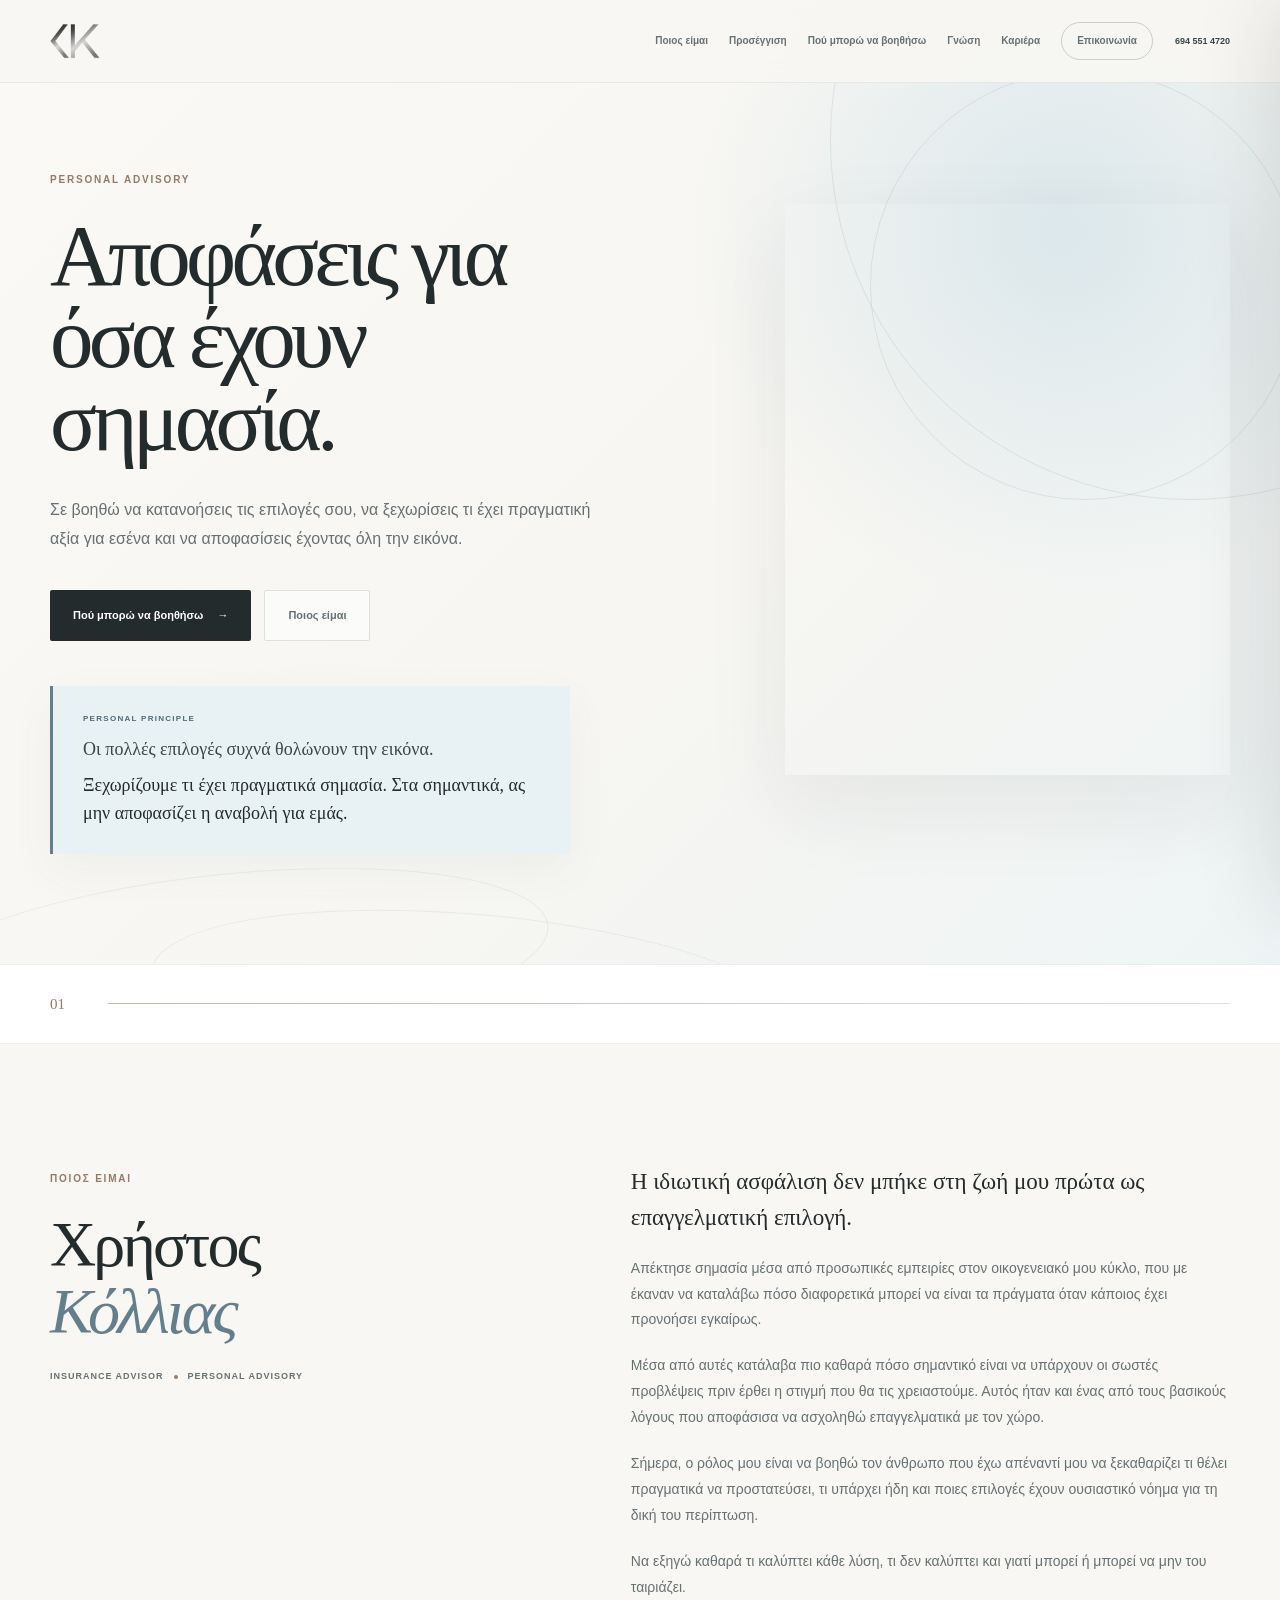
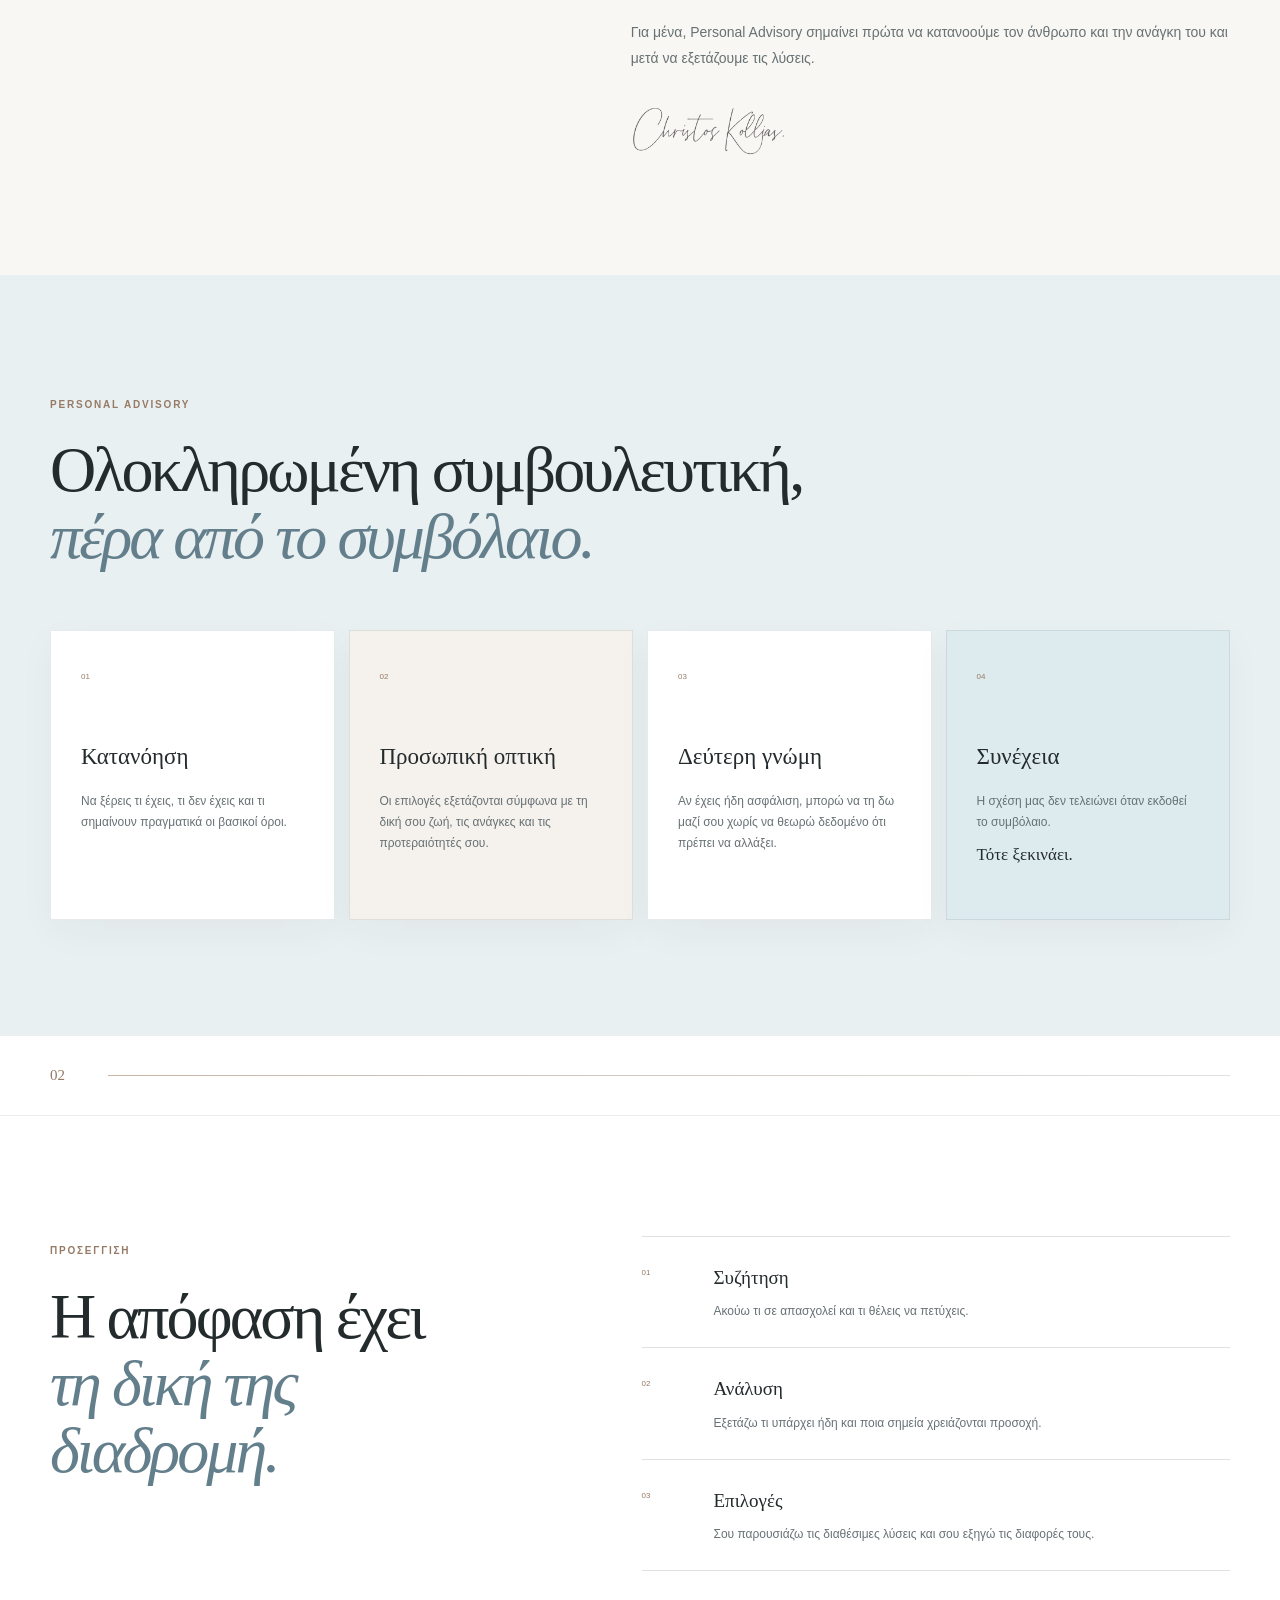
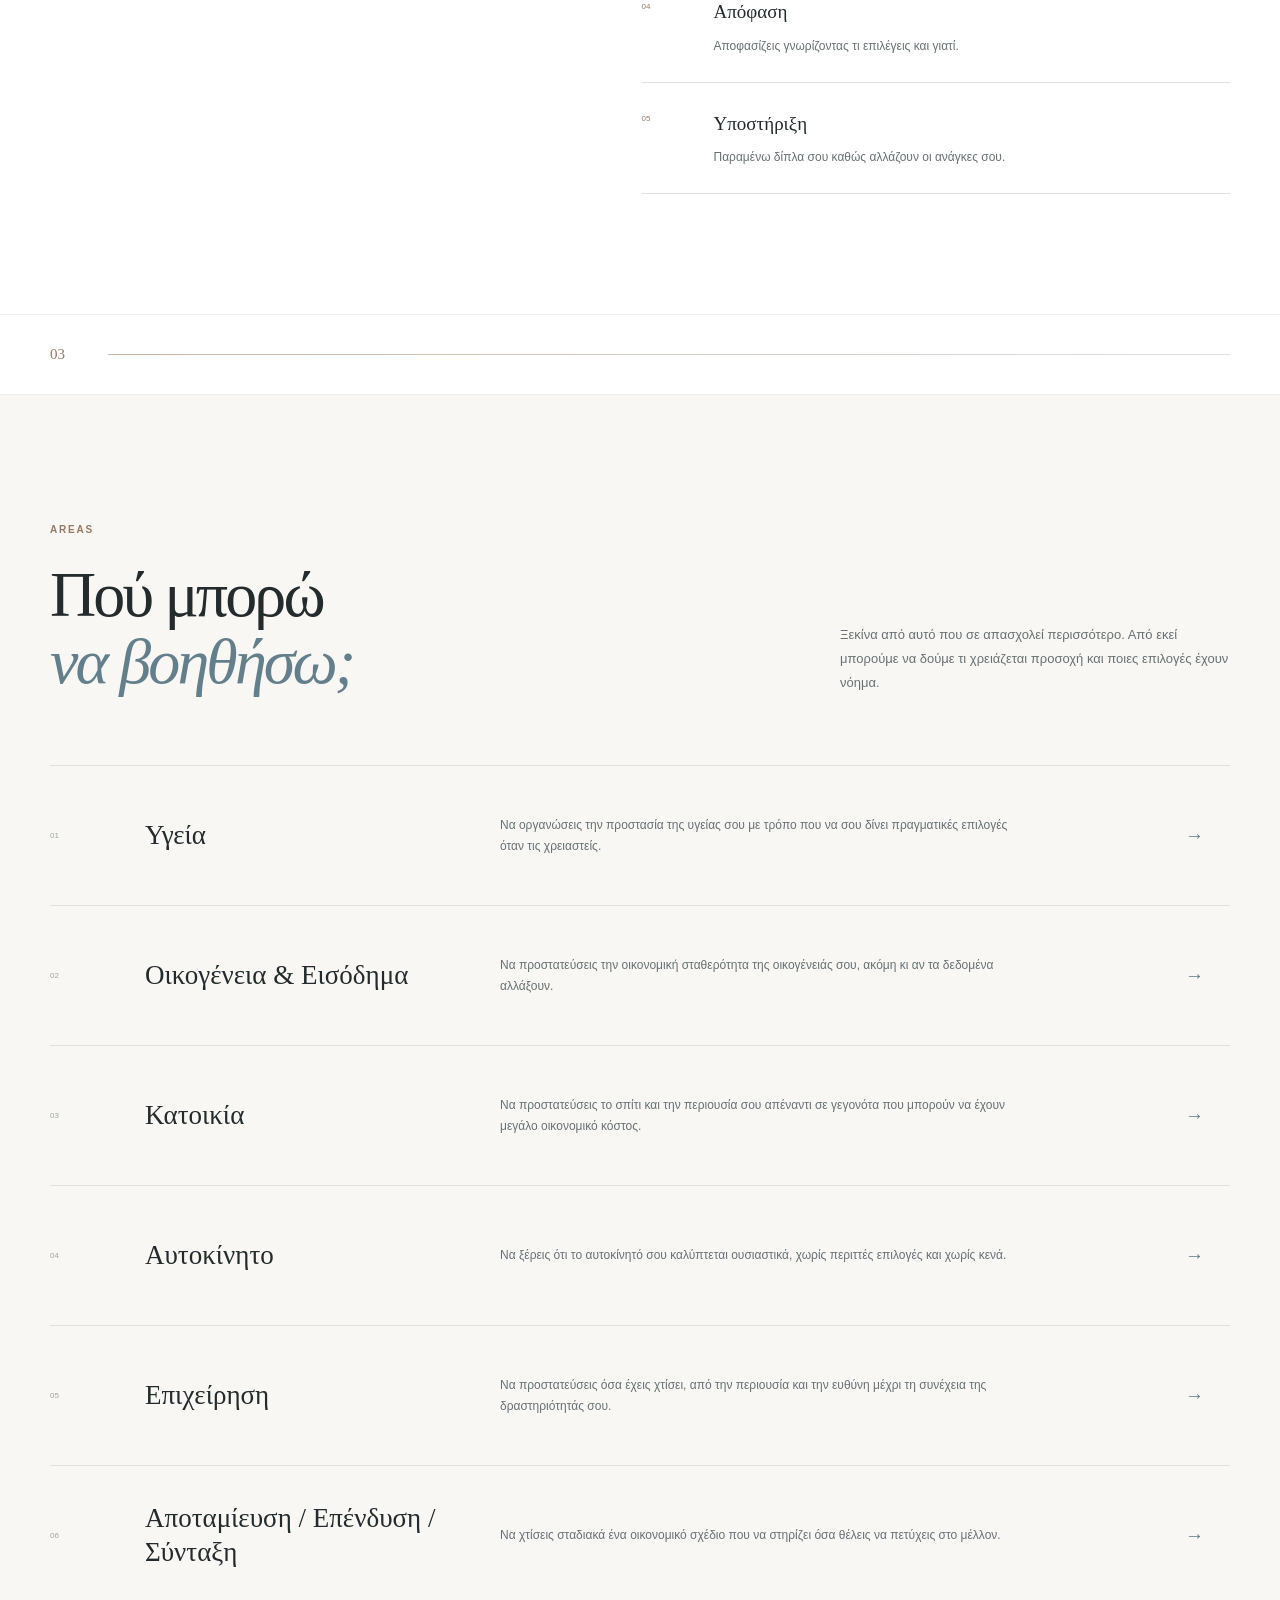
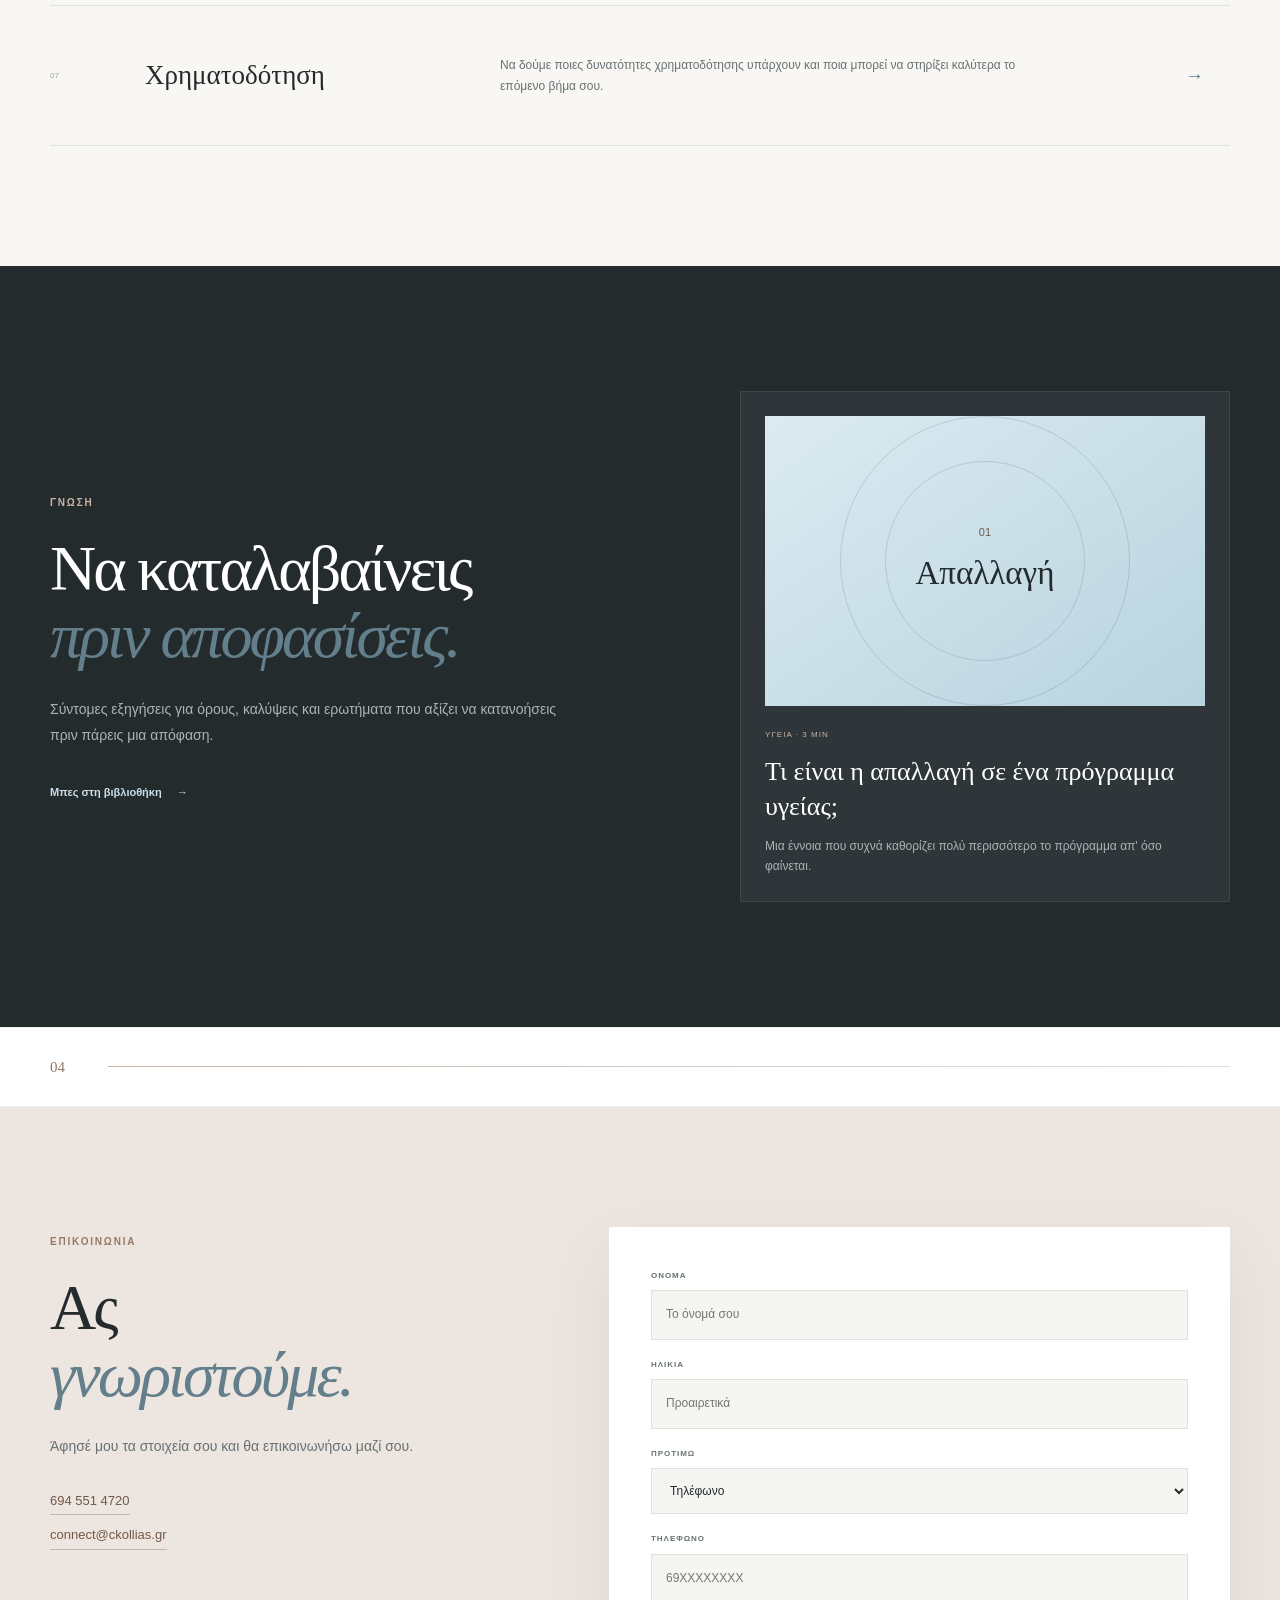
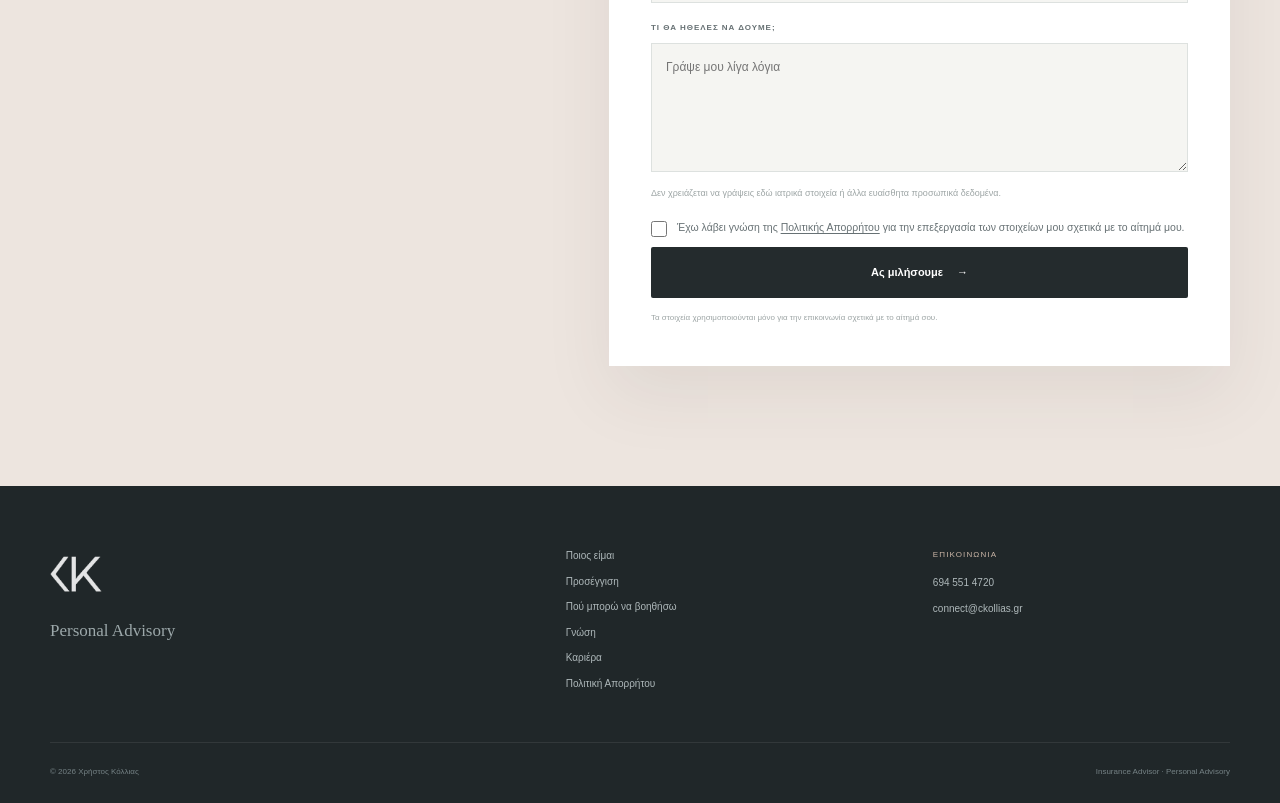
<file: index.html>
<!DOCTYPE html>
<html lang="el">
<head>
  <meta charset="UTF-8">

  <meta
    name="viewport"
    content="width=device-width, initial-scale=1.0"
  >

  <title>Χρήστος Κόλλιας | Insurance Advisor</title>

  <meta
    name="description"
    content="Personal Advisory για ασφάλιση, οικονομικό σχεδιασμό και αποφάσεις που έχουν σημασία."
  >
  <link rel="canonical" href="https://www.ckollias.gr/">
  <link rel="icon" type="image/png" href="/assets/images/logo.png">
  <link rel="apple-touch-icon" href="/assets/images/logo.png">

  <meta property="og:locale" content="el_GR">
  <meta property="og:type" content="website">
  <meta property="og:site_name" content="Χρήστος Κόλλιας">
  <meta property="og:title" content="Χρήστος Κόλλιας | Insurance Advisor">
  <meta property="og:description" content="Personal Advisory για ασφάλιση, οικονομικό σχεδιασμό και αποφάσεις που έχουν σημασία.">
  <meta property="og:url" content="https://www.ckollias.gr/">
  <meta property="og:image" content="https://www.ckollias.gr/assets/images/logo.png">

  <meta name="twitter:card" content="summary_large_image">
  <meta name="twitter:title" content="Χρήστος Κόλλιας | Insurance Advisor">
  <meta name="twitter:description" content="Personal Advisory για ασφάλιση, οικονομικό σχεδιασμό και αποφάσεις που έχουν σημασία.">
  <meta name="twitter:image" content="https://www.ckollias.gr/assets/images/logo.png">


  <link rel="stylesheet" href="style.css">
  <!-- NETLIFY_FORM_DETECTION_ENABLED -->
</head>

<body data-page="home">

  <header class="site-header">
    <div class="container header-inner">

      <a
        href="index.html"
        class="brand"
        aria-label="Αρχική"
      >
        <img
          src="assets/images/logo.png"
          alt="Χρήστος Κόλλιας"
          class="brand-logo"
        >
      </a>

      <nav
        class="main-nav"
        id="mainNav"
      >
        <a href="#about">Ποιος είμαι</a>
        <a href="#approach">Προσέγγιση</a>
        <a href="#areas">Πού μπορώ να βοηθήσω</a>
        <a href="knowledge.html">Γνώση</a>
        <a href="career.html">Καριέρα</a>
        <a href="#contact" class="nav-cta">Επικοινωνία</a>
      </nav>

      <div class="header-actions">

        <a
          href="tel:+306945514720"
          class="header-phone"
        >
          694 551 4720
        </a>

        <button
          class="mobile-menu-button"
          id="mobileMenuButton"
          type="button"
          aria-label="Άνοιγμα μενού"
          aria-expanded="false"
        >
          <span></span>
          <span></span>
          <span></span>
        </button>

      </div>

    </div>
  </header>


  <main>

    <!-- HERO -->

    <section class="hero">

      <div class="hero-orbit orbit-one"></div>
      <div class="hero-orbit orbit-two"></div>

      <div class="soft-wave wave-one"></div>
      <div class="soft-wave wave-two"></div>

      <div class="container hero-grid">

        <div class="hero-copy reveal">

          <span class="eyebrow">
            Personal Advisory
          </span>

          <h1>
            Αποφάσεις για όσα έχουν σημασία.
          </h1>

          <p class="hero-lead">
            Σε βοηθώ να κατανοήσεις τις επιλογές σου,
            να ξεχωρίσεις τι έχει πραγματική αξία για εσένα
            και να αποφασίσεις έχοντας όλη την εικόνα.
          </p>

          <div class="hero-actions">

            <a
              href="#areas"
              class="button button-primary"
            >
              Πού μπορώ να βοηθήσω
              <span>→</span>
            </a>

            <a
              href="#about"
              class="button button-secondary"
            >
              Ποιος είμαι
            </a>

          </div>

          <div class="principle-card">

            <span class="principle-label">
              Personal Principle
            </span>

            <p>
              Οι πολλές επιλογές συχνά θολώνουν την εικόνα.
              <strong>
                Ξεχωρίζουμε τι έχει πραγματικά σημασία.
                Στα σημαντικά, ας μην αποφασίζει η αναβολή για εμάς.
              </strong>
            </p>

          </div>

        </div>


        <div class="hero-visual reveal">

          <div class="portrait-shell">

            <img
              src="assets/images/portrait.webp"
              alt="Χρήστος Κόλλιας"
              class="hero-photo"
            >

          </div>

        </div>

      </div>

    </section>


    <div class="chapter-divider">
      <div class="container chapter-divider-inner">
        <span class="chapter-number">01</span>
        <span class="chapter-line"></span>
      </div>
    </div>


    <!-- ABOUT -->

    <section
      class="section about-section"
      id="about"
    >

      <div class="container about-grid">

        <div class="section-intro reveal">

          <span class="section-label">
            Ποιος είμαι
          </span>

          <h2>
            Χρήστος
            <em>Κόλλιας</em>
          </h2>

          <div class="professional-identity">

            <span>
              Insurance Advisor
            </span>

            <span class="identity-dot"></span>

            <span>
              Personal Advisory
            </span>

          </div>

        </div>


        <div class="about-content reveal">

          <p class="about-lead">
            Η ιδιωτική ασφάλιση δεν μπήκε στη ζωή μου πρώτα
            ως επαγγελματική επιλογή.
          </p>

          <p>
            Απέκτησε σημασία μέσα από προσωπικές εμπειρίες
            στον οικογενειακό μου κύκλο, που με έκαναν να καταλάβω
            πόσο διαφορετικά μπορεί να είναι τα πράγματα
            όταν κάποιος έχει προνοήσει εγκαίρως.
          </p>

          <p>
            Μέσα από αυτές κατάλαβα πιο καθαρά πόσο σημαντικό είναι
            να υπάρχουν οι σωστές προβλέψεις πριν έρθει η στιγμή
            που θα τις χρειαστούμε. Αυτός ήταν και ένας από τους
            βασικούς λόγους που αποφάσισα να ασχοληθώ επαγγελματικά
            με τον χώρο.
          </p>

          <p>
            Σήμερα, ο ρόλος μου είναι να βοηθώ τον άνθρωπο που έχω
            απέναντί μου να ξεκαθαρίζει τι θέλει πραγματικά
            να προστατεύσει, τι υπάρχει ήδη και ποιες επιλογές
            έχουν ουσιαστικό νόημα για τη δική του περίπτωση.
          </p>

          <p>
            Να εξηγώ καθαρά τι καλύπτει κάθε λύση,
            τι δεν καλύπτει και γιατί μπορεί ή μπορεί να μην
            του ταιριάζει.
          </p>

          <p>
            Για μένα, Personal Advisory σημαίνει πρώτα να κατανοούμε
            τον άνθρωπο και την ανάγκη του και μετά να εξετάζουμε
            τις λύσεις.
          </p>

          <img
            src="assets/images/signature.png"
            alt="Υπογραφή Χρήστου Κόλλια"
            class="signature"
          >

        </div>

      </div>

    </section>


    <!-- VALUE -->

    <section class="value-section">

      <div class="container">

        <div class="value-header reveal">

          <span class="section-label">
            Personal Advisory
          </span>

          <h2>
            Ολοκληρωμένη συμβουλευτική,
            <em>πέρα από το συμβόλαιο.</em>
          </h2>

        </div>


        <div class="value-grid">

          <article class="value-card reveal">

            <span class="value-index">
              01
            </span>

            <h3>
              Κατανόηση
            </h3>

            <p>
              Να ξέρεις τι έχεις, τι δεν έχεις και τι σημαίνουν
              πραγματικά οι βασικοί όροι.
            </p>

          </article>


          <article class="value-card reveal">

            <span class="value-index">
              02
            </span>

            <h3>
              Προσωπική οπτική
            </h3>

            <p>
              Οι επιλογές εξετάζονται σύμφωνα με τη δική σου ζωή,
              τις ανάγκες και τις προτεραιότητές σου.
            </p>

          </article>


          <article class="value-card reveal">

            <span class="value-index">
              03
            </span>

            <h3>
              Δεύτερη γνώμη
            </h3>

            <p>
              Αν έχεις ήδη ασφάλιση, μπορώ να τη δω μαζί σου
              χωρίς να θεωρώ δεδομένο ότι πρέπει να αλλάξει.
            </p>

          </article>


          <article class="value-card reveal">

            <span class="value-index">
              04
            </span>

            <h3>
              Συνέχεια
            </h3>

            <p class="strong-value-copy">
              Η σχέση μας δεν τελειώνει όταν εκδοθεί το συμβόλαιο.
              <strong>
                Τότε ξεκινάει.
              </strong>
            </p>

          </article>

        </div>

      </div>

    </section>


    <div class="chapter-divider">
      <div class="container chapter-divider-inner">
        <span class="chapter-number">02</span>
        <span class="chapter-line"></span>
      </div>
    </div>


    <!-- APPROACH -->

    <section
      class="section approach-section"
      id="approach"
    >

      <div class="container approach-grid">

        <div class="approach-heading reveal">

          <span class="section-label">
            Προσέγγιση
          </span>

          <h2>
            Η απόφαση έχει
            <em>τη δική της διαδρομή.</em>
          </h2>

        </div>


        <div class="approach-steps reveal">

          <article class="approach-step">

            <span>
              01
            </span>

            <div>
              <h3>Συζήτηση</h3>

              <p>
                Ακούω τι σε απασχολεί και τι θέλεις να πετύχεις.
              </p>
            </div>

          </article>


          <article class="approach-step">

            <span>
              02
            </span>

            <div>
              <h3>Ανάλυση</h3>

              <p>
                Εξετάζω τι υπάρχει ήδη και ποια σημεία χρειάζονται προσοχή.
              </p>
            </div>

          </article>


          <article class="approach-step">

            <span>
              03
            </span>

            <div>
              <h3>Επιλογές</h3>

              <p>
                Σου παρουσιάζω τις διαθέσιμες λύσεις
                και σου εξηγώ τις διαφορές τους.
              </p>
            </div>

          </article>


          <article class="approach-step">

            <span>
              04
            </span>

            <div>
              <h3>Απόφαση</h3>

              <p>
                Αποφασίζεις γνωρίζοντας τι επιλέγεις και γιατί.
              </p>
            </div>

          </article>


          <article class="approach-step">

            <span>
              05
            </span>

            <div>
              <h3>Υποστήριξη</h3>

              <p>
                Παραμένω δίπλα σου καθώς αλλάζουν οι ανάγκες σου.
              </p>
            </div>

          </article>

        </div>

      </div>

    </section>


    <div class="chapter-divider">
      <div class="container chapter-divider-inner">
        <span class="chapter-number">03</span>
        <span class="chapter-line"></span>
      </div>
    </div>


    <!-- AREAS -->

    <section
      class="section areas-section"
      id="areas"
    >

      <div class="container">

        <div class="areas-header reveal">

          <div>

            <span class="section-label">
              Areas
            </span>

            <h2>
              Πού μπορώ
              <em>να βοηθήσω;</em>
            </h2>

          </div>

          <p>
            Ξεκίνα από αυτό που σε απασχολεί περισσότερο.
            Από εκεί μπορούμε να δούμε τι χρειάζεται προσοχή
            και ποιες επιλογές έχουν νόημα.
          </p>

        </div>


        <div class="area-list">

          <button
            class="area-row reveal"
            type="button"
            data-service="health"
          >

            <span class="area-number">
              01
            </span>

            <span class="area-name">
              Υγεία
            </span>

            <span class="area-description">
              Να οργανώσεις την προστασία της υγείας σου
              με τρόπο που να σου δίνει πραγματικές επιλογές
              όταν τις χρειαστείς.
            </span>

            <span class="area-arrow">
              →
            </span>

          </button>


          <button
            class="area-row reveal"
            type="button"
            data-service="family"
          >

            <span class="area-number">
              02
            </span>

            <span class="area-name">
              Οικογένεια &amp; Εισόδημα
            </span>

            <span class="area-description">
              Να προστατεύσεις την οικονομική σταθερότητα
              της οικογένειάς σου, ακόμη κι αν τα δεδομένα αλλάξουν.
            </span>

            <span class="area-arrow">
              →
            </span>

          </button>


          <button
            class="area-row reveal"
            type="button"
            data-service="home"
          >

            <span class="area-number">
              03
            </span>

            <span class="area-name">
              Κατοικία
            </span>

            <span class="area-description">
              Να προστατεύσεις το σπίτι και την περιουσία σου
              απέναντι σε γεγονότα που μπορούν να έχουν
              μεγάλο οικονομικό κόστος.
            </span>

            <span class="area-arrow">
              →
            </span>

          </button>


          <button
            class="area-row reveal"
            type="button"
            data-service="car"
          >

            <span class="area-number">
              04
            </span>

            <span class="area-name">
              Αυτοκίνητο
            </span>

            <span class="area-description">
              Να ξέρεις ότι το αυτοκίνητό σου καλύπτεται ουσιαστικά,
              χωρίς περιττές επιλογές και χωρίς κενά.
            </span>

            <span class="area-arrow">
              →
            </span>

          </button>


          <button
            class="area-row reveal"
            type="button"
            data-service="business"
          >

            <span class="area-number">
              05
            </span>

            <span class="area-name">
              Επιχείρηση
            </span>

            <span class="area-description">
              Να προστατεύσεις όσα έχεις χτίσει,
              από την περιουσία και την ευθύνη μέχρι τη συνέχεια
              της δραστηριότητάς σου.
            </span>

            <span class="area-arrow">
              →
            </span>

          </button>


          <button
            class="area-row reveal"
            type="button"
            data-service="investment"
          >

            <span class="area-number">
              06
            </span>

            <span class="area-name">
              Αποταμίευση / Επένδυση / Σύνταξη
            </span>

            <span class="area-description">
              Να χτίσεις σταδιακά ένα οικονομικό σχέδιο
              που να στηρίζει όσα θέλεις να πετύχεις στο μέλλον.
            </span>

            <span class="area-arrow">
              →
            </span>

          </button>


          <button
            class="area-row reveal"
            type="button"
            data-service="finance"
          >

            <span class="area-number">
              07
            </span>

            <span class="area-name">
              Χρηματοδότηση
            </span>

            <span class="area-description">
              Να δούμε ποιες δυνατότητες χρηματοδότησης υπάρχουν
              και ποια μπορεί να στηρίξει καλύτερα το επόμενο βήμα σου.
            </span>

            <span class="area-arrow">
              →
            </span>

          </button>

        </div>

      </div>

    </section>


    <!-- KNOWLEDGE PREVIEW -->

    <section class="knowledge-preview">

      <div class="container knowledge-preview-grid">

        <div class="knowledge-preview-copy reveal">

          <span class="section-label">
            Γνώση
          </span>

          <h2>
            Να καταλαβαίνεις
            <em>πριν αποφασίσεις.</em>
          </h2>

          <p>
            Σύντομες εξηγήσεις για όρους, καλύψεις και ερωτήματα
            που αξίζει να κατανοήσεις πριν πάρεις μια απόφαση.
          </p>

          <a
            href="knowledge.html"
            class="text-link"
          >
            Μπες στη βιβλιοθήκη
            <span>→</span>
          </a>

        </div>


        <a
          href="knowledge.html"
          class="knowledge-preview-card reveal"
        >

          <div class="mini-video-graphic">

            <span class="graphic-ring ring-a"></span>
            <span class="graphic-ring ring-b"></span>

            <div class="graphic-center">

              <span>
                01
              </span>

              <strong>
                Απαλλαγή
              </strong>

            </div>

          </div>

          <span class="preview-meta">
            Υγεία · 3 min
          </span>

          <h3>
            Τι είναι η απαλλαγή σε ένα πρόγραμμα υγείας;
          </h3>

          <p>
            Μια έννοια που συχνά καθορίζει πολύ περισσότερο
            το πρόγραμμα απ' όσο φαίνεται.
          </p>

        </a>

      </div>

    </section>


    <div class="chapter-divider">
      <div class="container chapter-divider-inner">
        <span class="chapter-number">04</span>
        <span class="chapter-line"></span>
      </div>
    </div>


    <!-- CONTACT -->

    <section
      class="section contact-section"
      id="contact"
    >

      <div class="container contact-grid">

        <div class="contact-copy reveal">

          <span class="section-label">
            Επικοινωνία
          </span>

          <h2>
            Ας
            <em>γνωριστούμε.</em>
          </h2>

          <p>
            Άφησέ μου τα στοιχεία σου και θα επικοινωνήσω μαζί σου.
          </p>

          <div class="direct-contact">

            <a href="tel:+306945514720">
              694 551 4720
            </a>

            <a href="mailto:connect@ckollias.gr">
              connect@ckollias.gr
            </a>

          </div>

        </div>


        <form
          name="homepage-contact"
          method="POST"
          data-netlify="true"
          data-netlify-honeypot="bot-field"
          class="contact-form js-netlify-form reveal"
          data-success="Ευχαριστώ. Τα στοιχεία σου στάλθηκαν με επιτυχία."
          data-contact-form
        >

          <input type="hidden" name="form-name" value="homepage-contact">
          <p hidden>
            <label>
              Μην συμπληρώσεις αυτό το πεδίο:
              <input name="bot-field">
            </label>
          </p>

          <div class="form-group">

            <label for="contactName">
              Όνομα
            </label>

            <input
              type="text"
              id="contactName"
              name="name"
              placeholder="Το όνομά σου"
              required
            >

          </div>


          <div class="form-group">

            <label for="contactAge">
              Ηλικία
            </label>

            <input
              type="number"
              id="contactAge"
              name="age"
              min="0"
              max="120"
              placeholder="Προαιρετικά"
            >

          </div>


          <div
            class="form-group"
            data-preference-group
          >

            <label for="contactPreference">
              Προτιμώ
            </label>

            <select
              id="contactPreference"
              name="preference"
              data-contact-preference
            >
              <option value="phone">
                Τηλέφωνο
              </option>

              <option value="email">
                Email
              </option>
            </select>

          </div>


          <div
            class="form-group"
            data-phone-group
          >

            <label for="contactPhone">
              Τηλέφωνο
            </label>

            <input
              type="tel"
              id="contactPhone"
              name="phone"
              placeholder="69XXXXXXXX"
              data-phone-input
              required
            >

          </div>


          <div
            class="form-group contact-field-hidden"
            data-email-group
          >

            <label for="contactEmail">
              Email
            </label>

            <input
              type="email"
              id="contactEmail"
              name="email"
              placeholder="name@example.com"
              data-email-input
            >

          </div>


          <div class="form-group">

            <label for="contactMessage">
              Τι θα ήθελες να δούμε;
            </label>

            <textarea
              id="contactMessage"
              name="message"
              rows="5"
              placeholder="Γράψε μου λίγα λόγια"
            ></textarea>

            <small class="sensitive-data-note">
              Δεν χρειάζεται να γράψεις εδώ ιατρικά στοιχεία ή άλλα ευαίσθητα προσωπικά δεδομένα.
            </small>

          </div>

          
          <label class="privacy-consent">
            <input
              type="checkbox"
              name="privacy_notice_acknowledged"
              value="yes"
              required
            >
            <span>
              Έχω λάβει γνώση της
              <a href="privacy.html" target="_blank" rel="noopener">Πολιτικής Απορρήτου</a>
              για την επεξεργασία των στοιχείων μου σχετικά με το αίτημά μου.
            </span>
          </label>



          <button
            type="submit"
            class="button button-primary full-button"
          >
            Ας μιλήσουμε
            <span>→</span>
          </button>

          <small class="form-note">
            Τα στοιχεία χρησιμοποιούνται μόνο για την επικοινωνία σχετικά με το αίτημά σου.
          </small>

        </form>

      </div>

    </section>

  </main>


  <!-- FOOTER -->

  <footer class="site-footer">

    <div class="container footer-main">

      <div>

        <img
          src="assets/images/logo.png"
          alt="Χρήστος Κόλλιας"
          class="footer-logo"
        >

        <p class="footer-tagline">
          Personal Advisory
        </p>

      </div>


      <div class="footer-links">

        <a href="#about">
          Ποιος είμαι
        </a>

        <a href="#approach">
          Προσέγγιση
        </a>

        <a href="#areas">
          Πού μπορώ να βοηθήσω
        </a>

        <a href="knowledge.html">
          Γνώση
        </a>

        <a href="career.html">
          Καριέρα
        </a>

        <a href="privacy.html">
          Πολιτική Απορρήτου
        </a>

      </div>


      <div class="footer-contact">

        <span>
          Επικοινωνία
        </span>

        <a href="tel:+306945514720">
          694 551 4720
        </a>

        <a href="mailto:connect@ckollias.gr">
          connect@ckollias.gr
        </a>

      </div>

    </div>


    <div class="container footer-bottom">

      <span>
        © 2026 Χρήστος Κόλλιας
      </span>

      <span>
        Insurance Advisor · Personal Advisory
      </span>

    </div>

  </footer>


  <!-- SERVICE DRAWER -->

  <div
    class="drawer-backdrop"
    id="drawerBackdrop"
  ></div>


  <aside
    class="service-drawer"
    id="serviceDrawer"
    aria-hidden="true"
  >

    <button
      class="drawer-close"
      id="drawerClose"
      type="button"
      aria-label="Κλείσιμο"
    >
      ×
    </button>


    <div class="drawer-content">

      <span
        class="section-label"
        id="drawerLabel"
      >
        Personal Advisory
      </span>

      <h2 id="drawerTitle">
        Υγεία
      </h2>

      <p
        class="drawer-intro"
        id="drawerIntro"
      ></p>

      <div
        class="drawer-points"
        id="drawerPoints"
      ></div>

      <p
        class="drawer-extra"
        id="drawerExtra"
      ></p>


      <div class="drawer-form-block">

        <span class="drawer-question">
          Θέλεις να το συζητήσουμε;
        </span>


        <form
          name="service-interest"
          method="POST"
          data-netlify="true"
          data-netlify-honeypot="bot-field"
          class="js-netlify-form"
          id="serviceForm"
          data-success="Ευχαριστώ. Το αίτημά σου στάλθηκε με επιτυχία."
          data-contact-form
        >

          <input type="hidden" name="form-name" value="service-interest">
          <p hidden>
            <label>
              Μην συμπληρώσεις αυτό το πεδίο:
              <input name="bot-field">
            </label>
          </p>

          <input
            type="hidden"
            id="serviceInterest"
            name="interest"
          >


          <div class="form-group">

            <label for="serviceName">
              Όνομα
            </label>

            <input
              type="text"
              id="serviceName"
              name="name"
              placeholder="Το όνομά σου"
              required
            >

          </div>


          <div class="form-group">

            <label for="serviceAge">
              Ηλικία
            </label>

            <input
              type="number"
              id="serviceAge"
              name="age"
              min="0"
              max="120"
              placeholder="Προαιρετικά"
            >

          </div>


          <div
            class="form-group"
            data-preference-group
          >

            <label for="servicePreference">
              Προτιμώ
            </label>

            <select
              id="servicePreference"
              name="preference"
              data-contact-preference
            >
              <option value="phone">
                Τηλέφωνο
              </option>

              <option value="email">
                Email
              </option>
            </select>

          </div>


          <div
            class="form-group"
            data-phone-group
          >

            <label for="servicePhone">
              Τηλέφωνο
            </label>

            <input
              type="tel"
              id="servicePhone"
              name="phone"
              placeholder="69XXXXXXXX"
              data-phone-input
              required
            >

          </div>


          <div
            class="form-group contact-field-hidden"
            data-email-group
          >

            <label for="serviceEmail">
              Email
            </label>

            <input
              type="email"
              id="serviceEmail"
              name="email"
              placeholder="name@example.com"
              data-email-input
            >

          </div>


          <div class="form-group">

            <label for="serviceMessage">
              Θέλεις να προσθέσεις κάτι;
            </label>

            <textarea
              id="serviceMessage"
              name="message"
              rows="4"
              placeholder="Προαιρετικά"
            ></textarea>

            <small class="sensitive-data-note">
              Δεν χρειάζεται να γράψεις εδώ ιατρικά στοιχεία ή άλλα ευαίσθητα προσωπικά δεδομένα.
            </small>

          </div>

          
          <label class="privacy-consent">
            <input
              type="checkbox"
              name="privacy_notice_acknowledged"
              value="yes"
              required
            >
            <span>
              Έχω λάβει γνώση της
              <a href="privacy.html" target="_blank" rel="noopener">Πολιτικής Απορρήτου</a>
              για την επεξεργασία των στοιχείων μου σχετικά με το αίτημά μου.
            </span>
          </label>



          <button
            type="submit"
            class="button button-primary full-button"
          >
            Ας μιλήσουμε
            <span>→</span>
          </button>

          <small class="form-note">
            Τα στοιχεία χρησιμοποιούνται μόνο για την επικοινωνία σχετικά με το αίτημά σου.
          </small>

        </form>

      </div>

    </div>

  </aside>


  <!-- TOAST -->

  <div
    class="toast"
    id="toast"
    role="status"
    aria-live="polite"
  >

    <strong>
      Έτοιμο.
    </strong>

    <span id="toastMessage">
      Η ενέργεια ολοκληρώθηκε.
    </span>

  </div>


  <script src="script.js"></script>

</body>
</html>
</file>
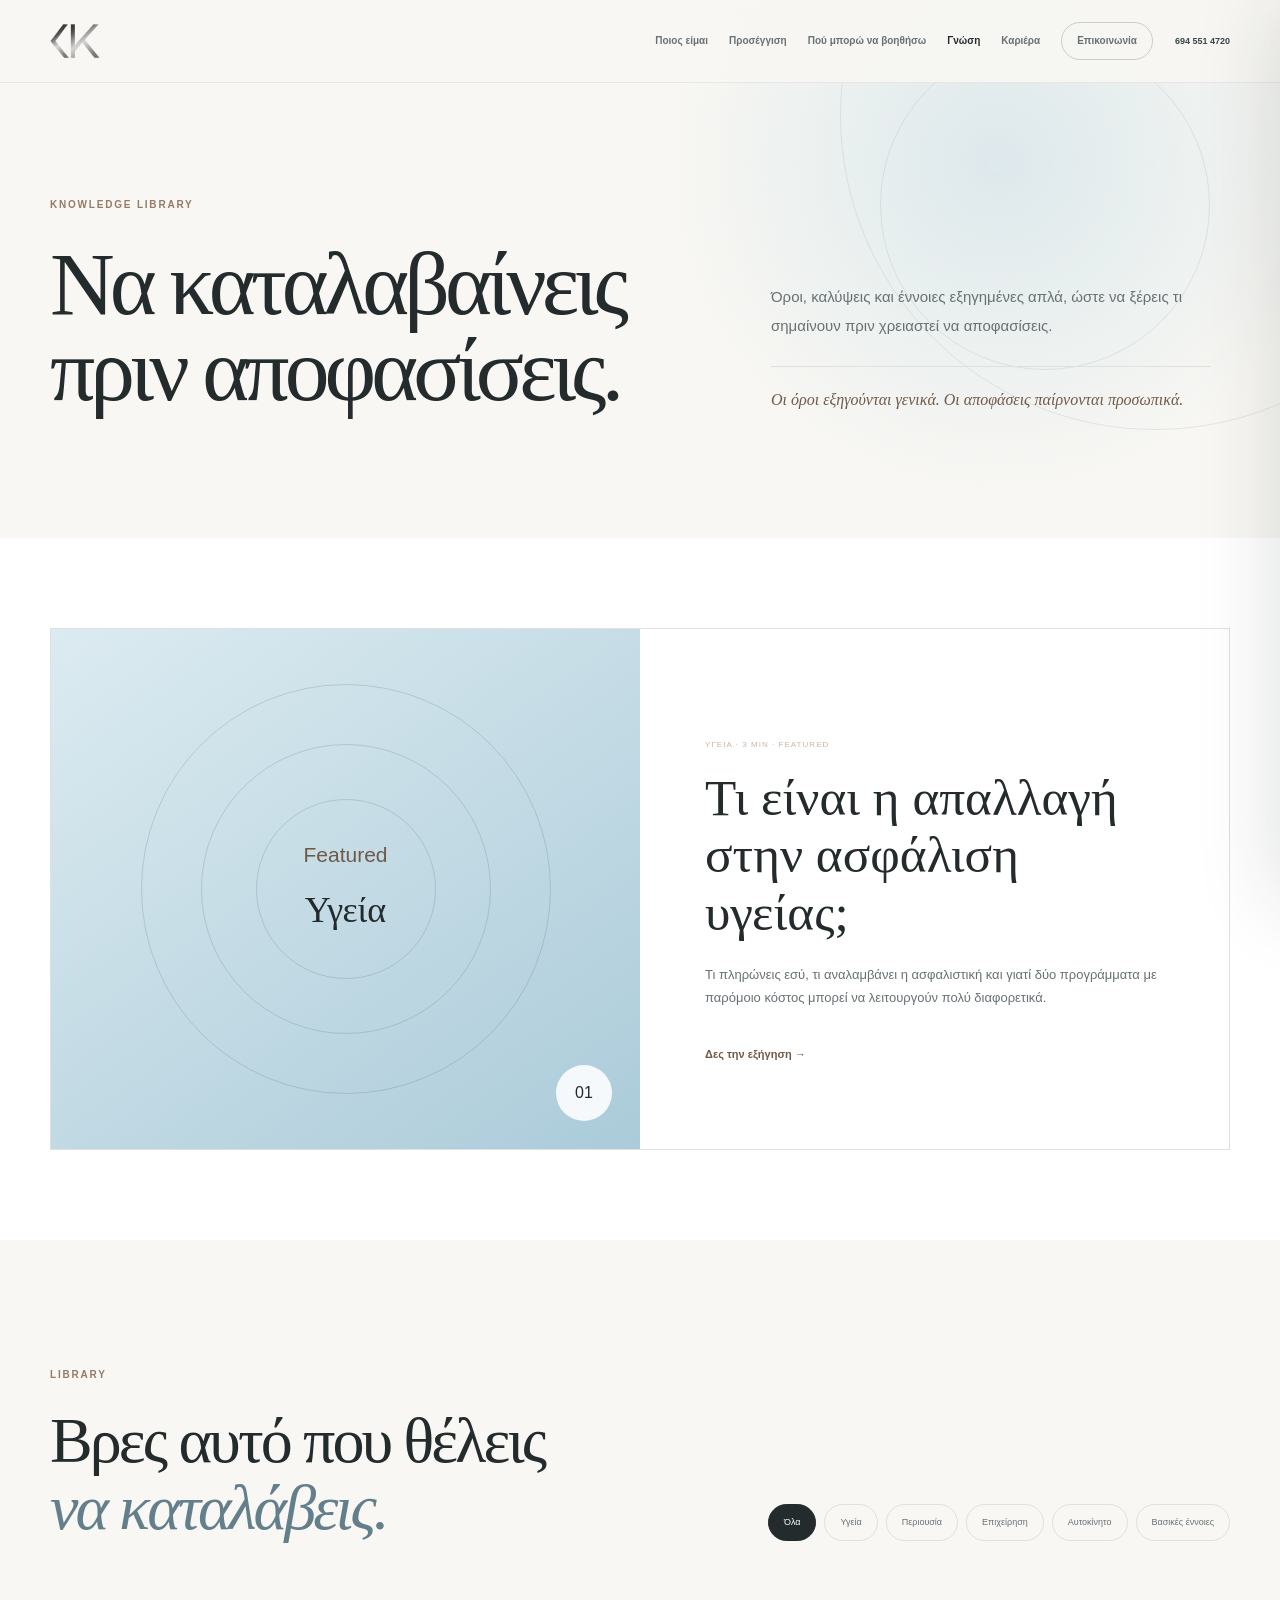
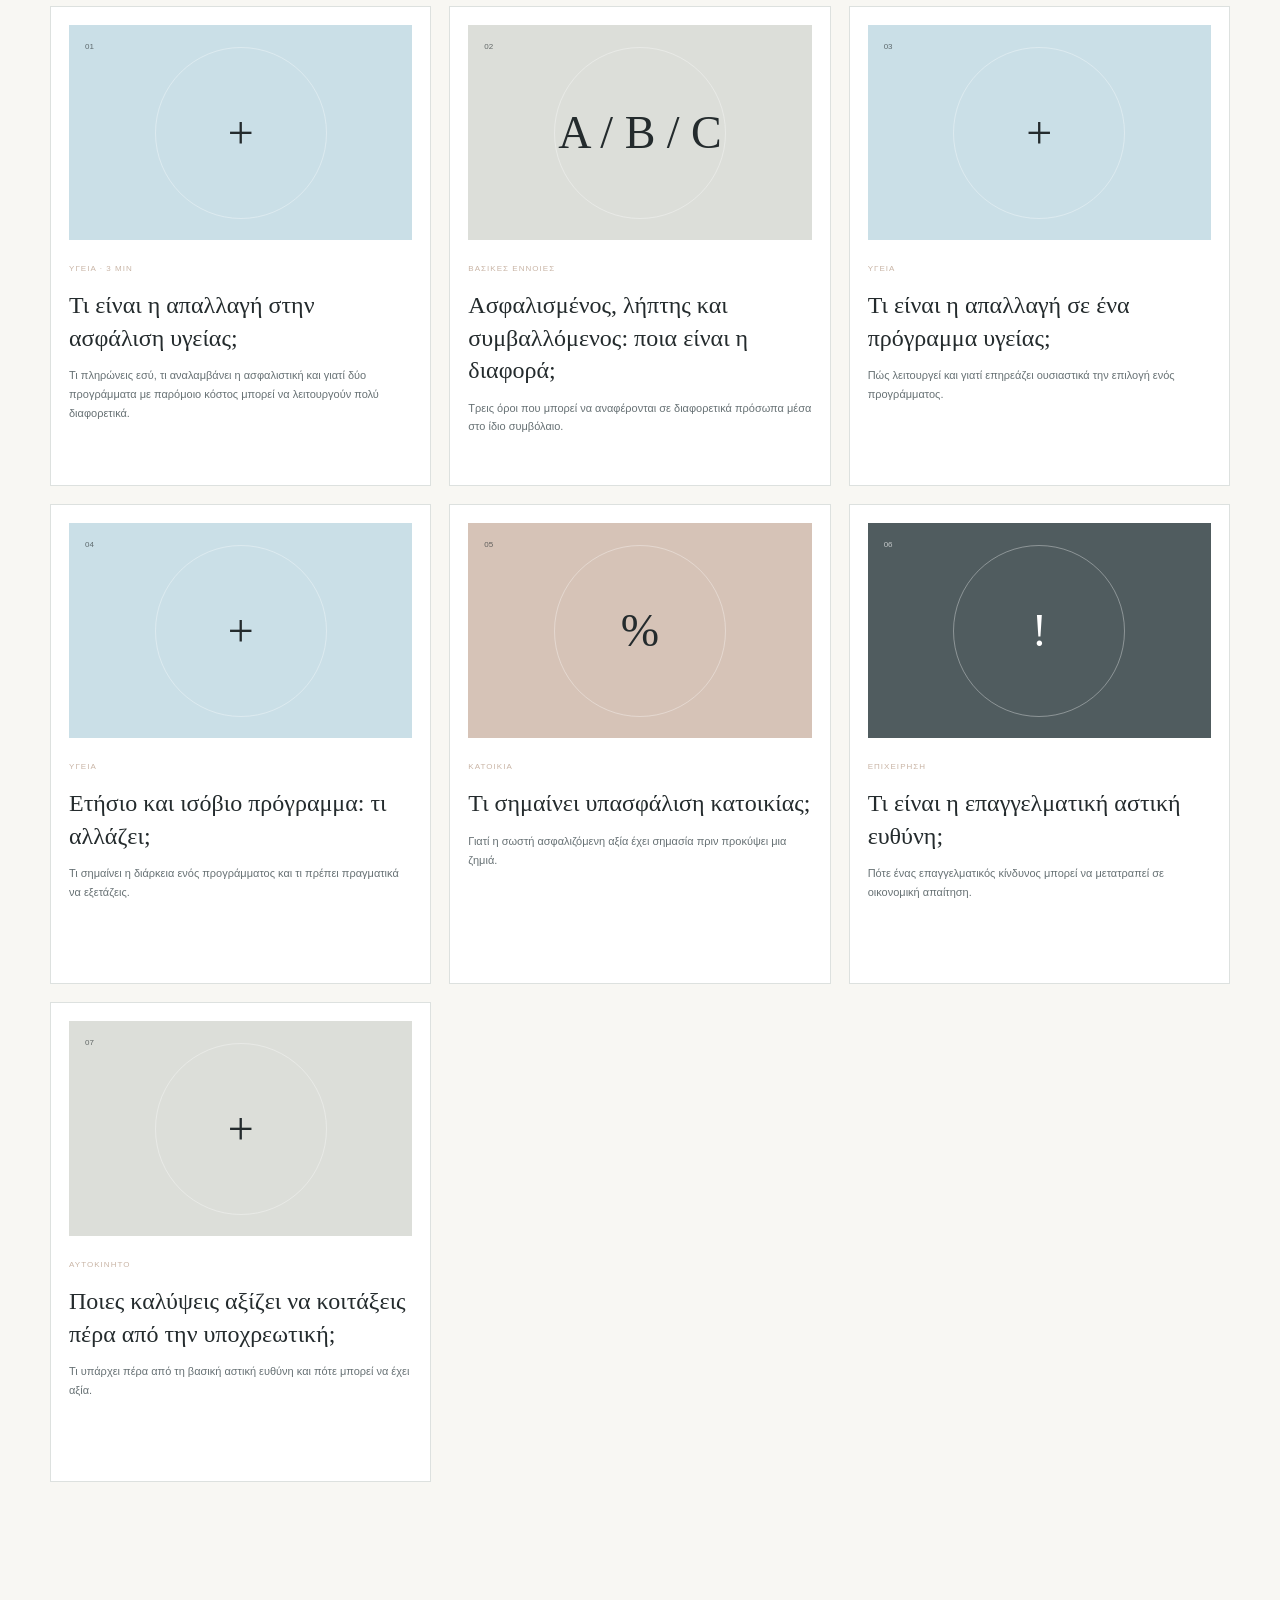
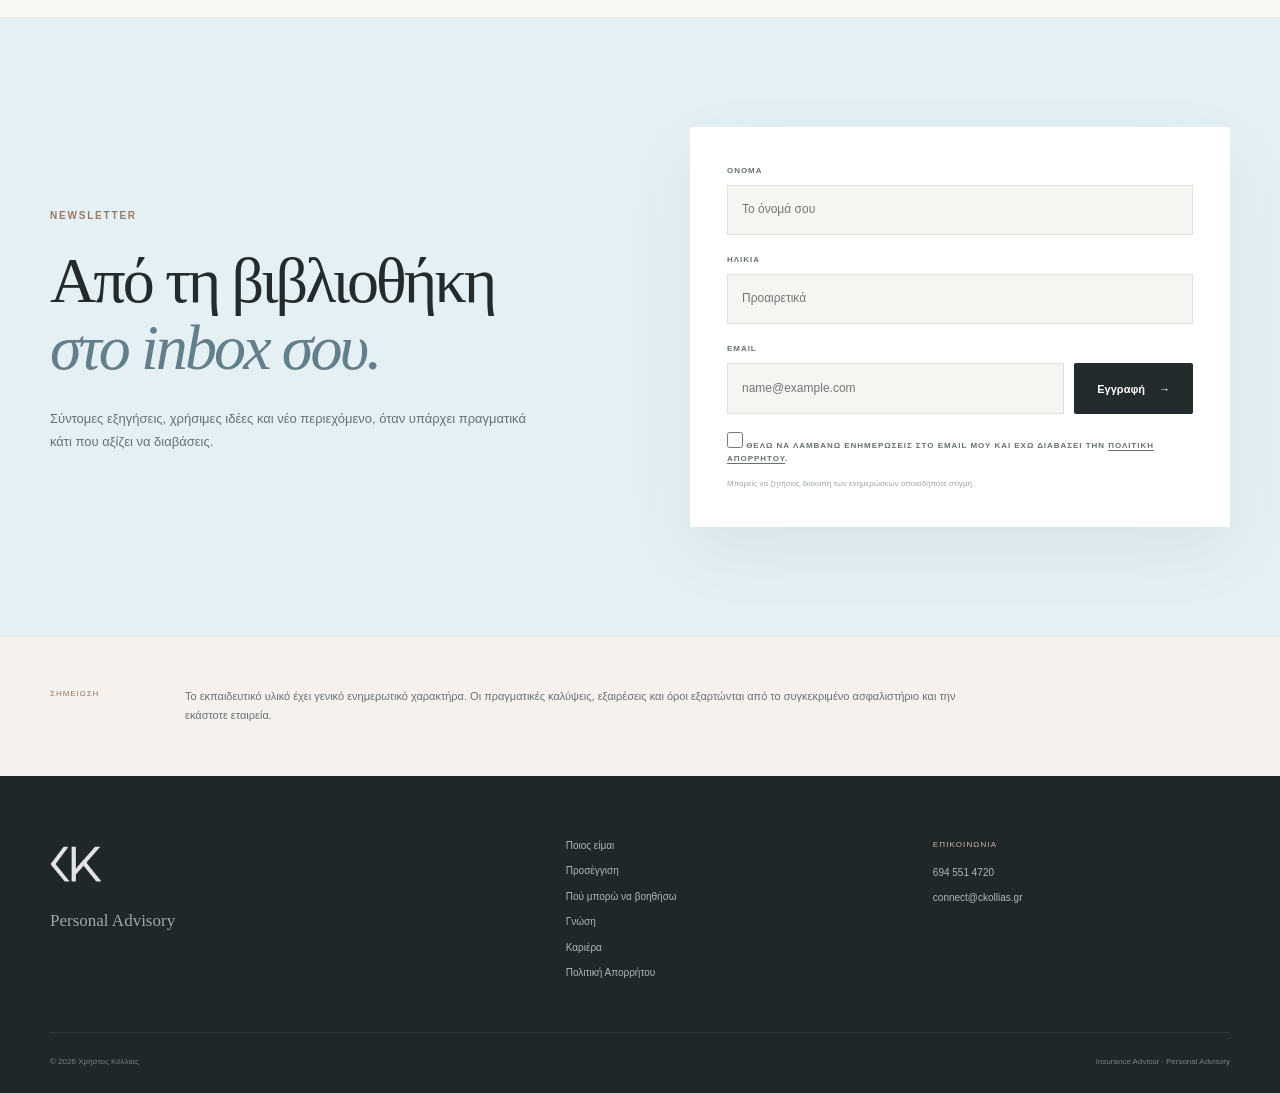
<file: knowledge.html>
<!DOCTYPE html>
<html lang="el">
<head>
  <meta charset="UTF-8">

  <meta
    name="viewport"
    content="width=device-width, initial-scale=1.0"
  >

  <title>Γνώση | Χρήστος Κόλλιας</title>

  <meta
    name="description"
    content="Απλές και κατανοητές εξηγήσεις για ασφάλιση, καλύψεις και οικονομικό σχεδιασμό."
  >
  <link rel="canonical" href="https://www.ckollias.gr/knowledge.html">
  <link rel="icon" type="image/png" href="/assets/images/logo.png">
  <link rel="apple-touch-icon" href="/assets/images/logo.png">

  <meta property="og:locale" content="el_GR">
  <meta property="og:type" content="website">
  <meta property="og:site_name" content="Χρήστος Κόλλιας">
  <meta property="og:title" content="Γνώση | Χρήστος Κόλλιας">
  <meta property="og:description" content="Απλές και κατανοητές εξηγήσεις για ασφάλιση, καλύψεις και οικονομικό σχεδιασμό.">
  <meta property="og:url" content="https://www.ckollias.gr/knowledge.html">
  <meta property="og:image" content="https://www.ckollias.gr/assets/images/logo.png">

  <meta name="twitter:card" content="summary_large_image">
  <meta name="twitter:title" content="Γνώση | Χρήστος Κόλλιας">
  <meta name="twitter:description" content="Απλές και κατανοητές εξηγήσεις για ασφάλιση, καλύψεις και οικονομικό σχεδιασμό.">
  <meta name="twitter:image" content="https://www.ckollias.gr/assets/images/logo.png">


  <link rel="stylesheet" href="style.css">
</head>

<body data-page="knowledge">

  <header class="site-header">

    <div class="container header-inner">

      <a
        href="index.html"
        class="brand"
        aria-label="Αρχική"
      >

        <img
          src="assets/images/logo.png"
          alt="Χρήστος Κόλλιας"
          class="brand-logo"
        >

      </a>


      <nav
        class="main-nav"
        id="mainNav"
      >

        <a href="index.html#about">
          Ποιος είμαι
        </a>

        <a href="index.html#approach">
          Προσέγγιση
        </a>

        <a href="index.html#areas">
          Πού μπορώ να βοηθήσω
        </a>

        <a
          href="knowledge.html"
          class="active-nav"
        >
          Γνώση
        </a>

        <a href="career.html">
          Καριέρα
        </a>

        <a
          href="index.html#contact"
          class="nav-cta"
        >
          Επικοινωνία
        </a>

      </nav>


      <div class="header-actions">

        <a
          href="tel:+306945514720"
          class="header-phone"
        >
          694 551 4720
        </a>

        <button
          class="mobile-menu-button"
          id="mobileMenuButton"
          type="button"
          aria-label="Άνοιγμα μενού"
          aria-expanded="false"
        >
          <span></span>
          <span></span>
          <span></span>
        </button>

      </div>

    </div>

  </header>


  <main>

    <section class="knowledge-hero">

      <div class="knowledge-orbit knowledge-orbit-one"></div>
      <div class="knowledge-orbit knowledge-orbit-two"></div>

      <div class="container knowledge-hero-grid">

        <div class="reveal">

          <span class="section-label">
            Knowledge Library
          </span>

          <h1>
            Να καταλαβαίνεις
            πριν αποφασίσεις.
          </h1>

        </div>


        <div class="knowledge-hero-copy reveal">

          <p>
            Όροι, καλύψεις και έννοιες εξηγημένες απλά,
            ώστε να ξέρεις τι σημαίνουν πριν χρειαστεί
            να αποφασίσεις.
          </p>

          <span>
            Οι όροι εξηγούνται γενικά.
            Οι αποφάσεις παίρνονται προσωπικά.
          </span>

        </div>

      </div>

    </section>


    <section class="featured-knowledge">

      <div
        class="container"
        id="featuredKnowledgeContainer"
      >
      </div>

    </section>


    <section class="knowledge-library">

      <div class="container">

        <div class="library-header reveal">

          <div>

            <span class="section-label">
              Library
            </span>

            <h2>
              Βρες αυτό που θέλεις
              <em>να καταλάβεις.</em>
            </h2>

          </div>


          <div class="knowledge-filters">

            <button
              class="filter-button active"
              type="button"
              data-filter="all"
            >
              Όλα
            </button>

            <button
              class="filter-button"
              type="button"
              data-filter="health"
            >
              Υγεία
            </button>

            <button
              class="filter-button"
              type="button"
              data-filter="property"
            >
              Περιουσία
            </button>

            <button
              class="filter-button"
              type="button"
              data-filter="business"
            >
              Επιχείρηση
            </button>

            <button
              class="filter-button"
              type="button"
              data-filter="car"
            >
              Αυτοκίνητο
            </button>

            <button
              class="filter-button"
              type="button"
              data-filter="basics"
            >
              Βασικές έννοιες
            </button>

          </div>

        </div>


        <div
          class="knowledge-grid"
          id="knowledgeGrid"
        >
        </div>

      </div>

    </section>


    <section class="newsletter-section">

      <div class="container newsletter-grid">

        <div class="newsletter-copy reveal">

          <span class="section-label">
            Newsletter
          </span>

          <h2>
            Από τη βιβλιοθήκη
            <em>στο inbox σου.</em>
          </h2>

          <p>
            Σύντομες εξηγήσεις, χρήσιμες ιδέες και νέο περιεχόμενο,
            όταν υπάρχει πραγματικά κάτι που αξίζει να διαβάσεις.
          </p>

        </div>


        <form
          name="knowledge-newsletter"
          method="POST"
          data-netlify="true"
          data-netlify-honeypot="bot-field"
          class="newsletter-form js-netlify-form reveal"
          data-success="Η εγγραφή σου στάλθηκε με επιτυχία."
        >

          <input type="hidden" name="form-name" value="knowledge-newsletter">
          <p hidden>
            <label>
              Μην συμπληρώσεις αυτό το πεδίο:
              <input name="bot-field">
            </label>
          </p>

          <div class="form-group">

            <label for="newsletterName">
              Όνομα
            </label>

            <input
              type="text"
              id="newsletterName"
              name="name"
              placeholder="Το όνομά σου"
              required
            >

          </div>


          <div class="form-group">

            <label for="newsletterAge">
              Ηλικία
            </label>

            <input
              type="number"
              id="newsletterAge"
              name="age"
              min="0"
              max="120"
              placeholder="Προαιρετικά"
            >

          </div>


          <label for="newsletterEmail">
            Email
          </label>

          <div class="newsletter-input-row">

            <input
              type="email"
              id="newsletterEmail"
              name="email"
              placeholder="name@example.com"
              required
            >

            <button
              type="submit"
              class="button button-primary"
            >
              Εγγραφή
              <span>→</span>
            </button>

          </div>

          
          <label class="privacy-consent">
            <input
              type="checkbox"
              name="newsletter_consent"
              value="yes"
              required
            >
            <span>
              Θέλω να λαμβάνω ενημερώσεις στο email μου και έχω διαβάσει την
              <a href="privacy.html" target="_blank" rel="noopener">Πολιτική Απορρήτου</a>.
            </span>
          </label>

          <small>
            Μπορείς να ζητήσεις διακοπή των ενημερώσεων οποιαδήποτε στιγμή.
          </small>

        </form>

      </div>

    </section>


    <section class="knowledge-disclaimer">

      <div class="container">

        <span>
          Σημείωση
        </span>

        <p>
          Το εκπαιδευτικό υλικό έχει γενικό ενημερωτικό χαρακτήρα.
          Οι πραγματικές καλύψεις, εξαιρέσεις και όροι εξαρτώνται
          από το συγκεκριμένο ασφαλιστήριο και την εκάστοτε εταιρεία.
        </p>

      </div>

    </section>

  </main>


  <footer class="site-footer">

    <div class="container footer-main">

      <div>

        <img
          src="assets/images/logo.png"
          alt="Χρήστος Κόλλιας"
          class="footer-logo"
        >

        <p class="footer-tagline">
          Personal Advisory
        </p>

      </div>


      <div class="footer-links">

        <a href="index.html#about">
          Ποιος είμαι
        </a>

        <a href="index.html#approach">
          Προσέγγιση
        </a>

        <a href="index.html#areas">
          Πού μπορώ να βοηθήσω
        </a>

        <a href="knowledge.html">
          Γνώση
        </a>

        <a href="career.html">
          Καριέρα
        </a>

        <a href="privacy.html">
          Πολιτική Απορρήτου
        </a>

      </div>


      <div class="footer-contact">

        <span>
          Επικοινωνία
        </span>

        <a href="tel:+306945514720">
          694 551 4720
        </a>

        <a href="mailto:connect@ckollias.gr">
          connect@ckollias.gr
        </a>

      </div>

    </div>


    <div class="container footer-bottom">

      <span>
        © 2026 Χρήστος Κόλλιας
      </span>

      <span>
        Insurance Advisor · Personal Advisory
      </span>

    </div>

  </footer>


  <div
    class="drawer-backdrop"
    id="knowledgeBackdrop"
  ></div>


  <aside
    class="service-drawer"
    id="knowledgeDrawer"
    aria-hidden="true"
  >

    <button
      class="drawer-close"
      id="knowledgeClose"
      type="button"
      aria-label="Κλείσιμο"
    >
      ×
    </button>


    <div class="drawer-content">

      <span
        class="section-label"
        id="knowledgeDrawerMeta"
      >
        Knowledge
      </span>

      <h2 id="knowledgeDrawerTitle">
        Τίτλος
      </h2>


      <div
        class="drawer-video-placeholder"
        id="knowledgeVideoArea"
      >

        <span class="video-orbit video-orbit-a"></span>
        <span class="video-orbit video-orbit-b"></span>

        <div class="video-placeholder-center">

          <span>
            Video placeholder
          </span>

          <strong>
            Explanation
          </strong>

        </div>

      </div>


      <div class="knowledge-summary">

        <span>
          Με απλά λόγια
        </span>

        <p id="knowledgeDrawerSummary"></p>

      </div>


      <div class="drawer-form-block">

        <span class="drawer-question">
          Θέλεις να το δούμε στη δική σου περίπτωση;
        </span>


        <form
          name="knowledge-contact"
          method="POST"
          data-netlify="true"
          data-netlify-honeypot="bot-field"
          class="js-netlify-form"
          data-success="Ευχαριστώ. Τα στοιχεία σου στάλθηκαν με επιτυχία."
        >

          <input type="hidden" name="form-name" value="knowledge-contact">
          <p hidden>
            <label>
              Μην συμπληρώσεις αυτό το πεδίο:
              <input name="bot-field">
            </label>
          </p>

          <div class="form-group">

            <label for="knowledgeName">
              Όνομα
            </label>

            <input
              type="text"
              id="knowledgeName"
              name="name"
              placeholder="Το όνομά σου"
              required
            >

          </div>


          <div class="form-group">

            <label for="knowledgeAge">
              Ηλικία
            </label>

            <input
              type="number"
              id="knowledgeAge"
              name="age"
              min="0"
              max="120"
              placeholder="Προαιρετικά"
            >

          </div>


          <div class="form-group">

            <label for="knowledgePhone">
              Τηλέφωνο
            </label>

            <input
              type="tel"
              id="knowledgePhone"
              name="phone"
              placeholder="69XXXXXXXX"
              required
            >

          </div>

          <small class="sensitive-data-note">
            Δεν χρειάζεται να υποβάλεις ιατρικά στοιχεία ή άλλα ευαίσθητα προσωπικά δεδομένα μέσω της φόρμας.
          </small>


          <button
            type="submit"
            class="button button-primary full-button"
          >
            Ας μιλήσουμε
            <span>→</span>
          </button>

          
          <label class="privacy-consent">
            <input
              type="checkbox"
              name="privacy_notice_acknowledged"
              value="yes"
              required
            >
            <span>
              Έχω λάβει γνώση της
              <a href="privacy.html" target="_blank" rel="noopener">Πολιτικής Απορρήτου</a>
              για την επεξεργασία των στοιχείων μου σχετικά με το αίτημά μου.
            </span>
          </label>

          <small class="form-note">
            Τα στοιχεία χρησιμοποιούνται μόνο για την επικοινωνία σχετικά με το αίτημά σου.
          </small>

        </form>

      </div>

    </div>

  </aside>


  <div
    class="toast"
    id="toast"
    role="status"
    aria-live="polite"
  >

    <strong>
      Έτοιμο.
    </strong>

    <span id="toastMessage">
      Η ενέργεια ολοκληρώθηκε.
    </span>

  </div>


  <script src="script.js"></script>

</body>
</html>
</file>
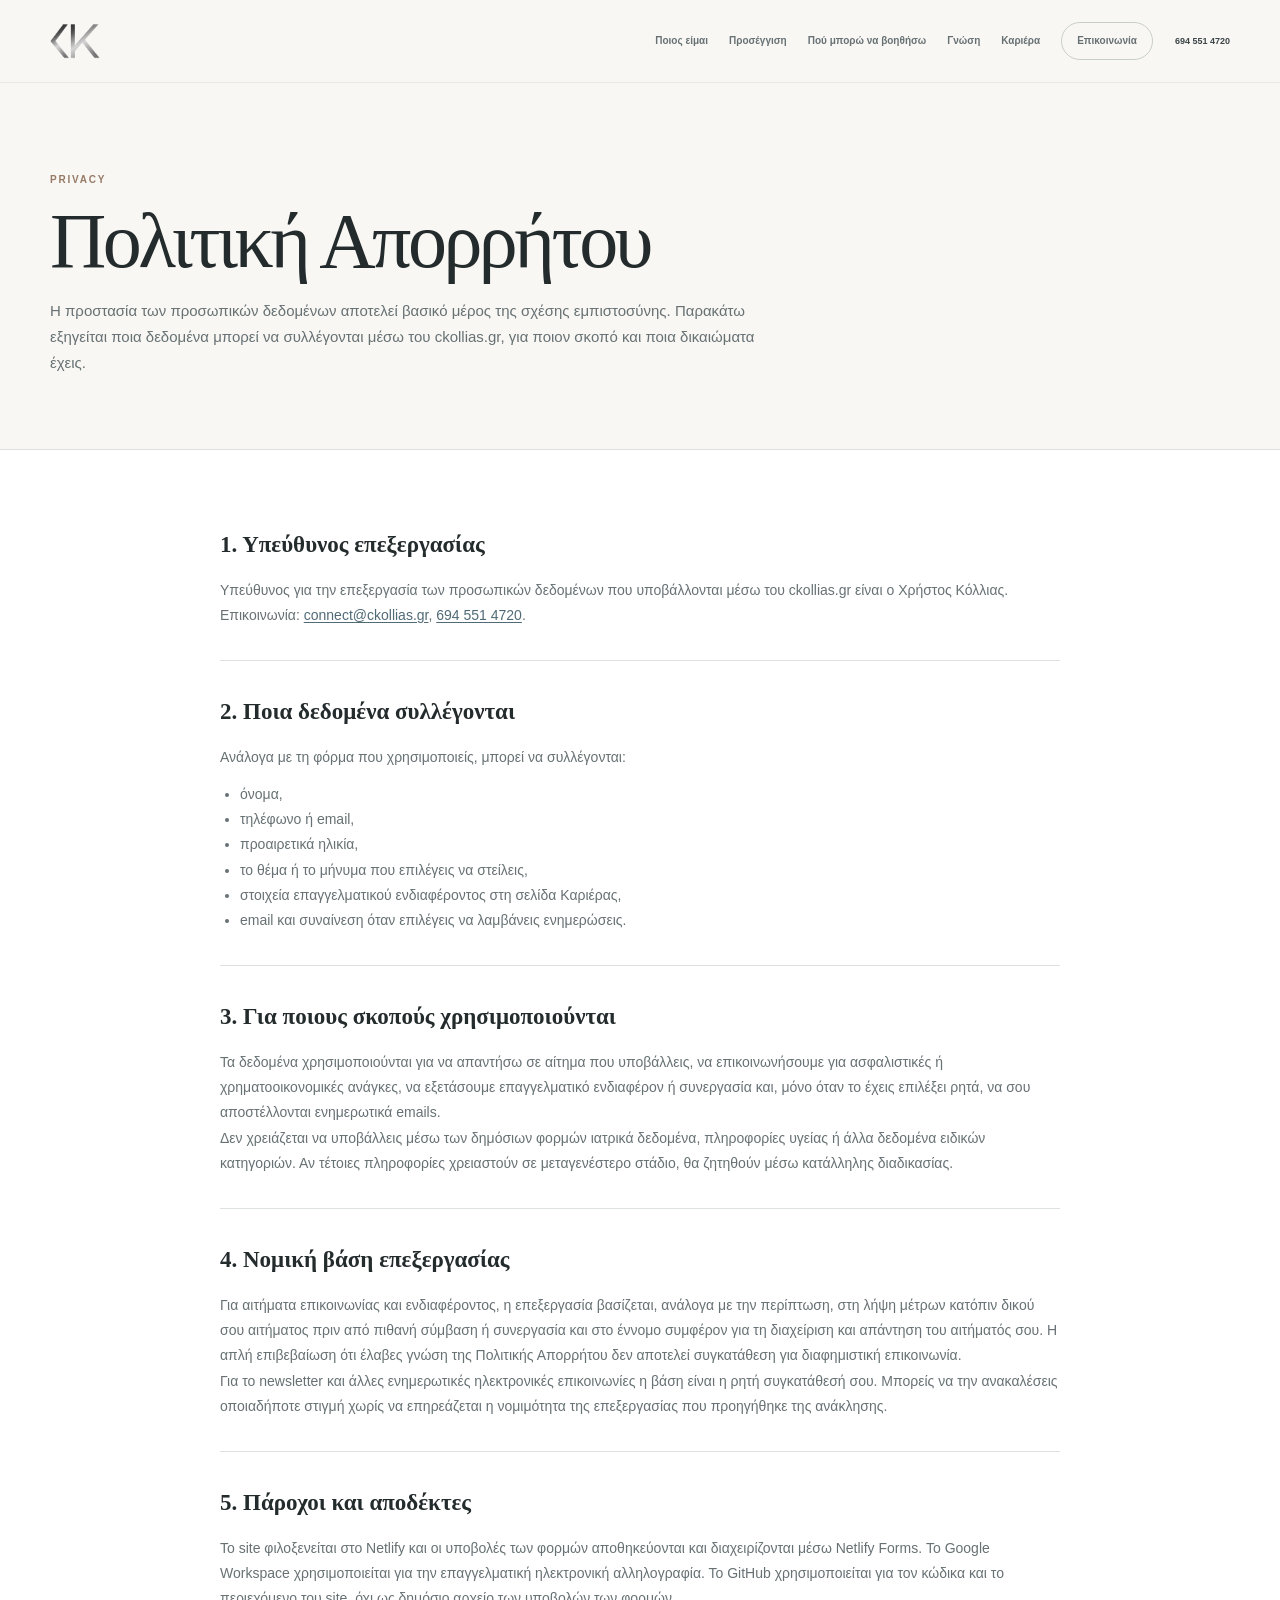
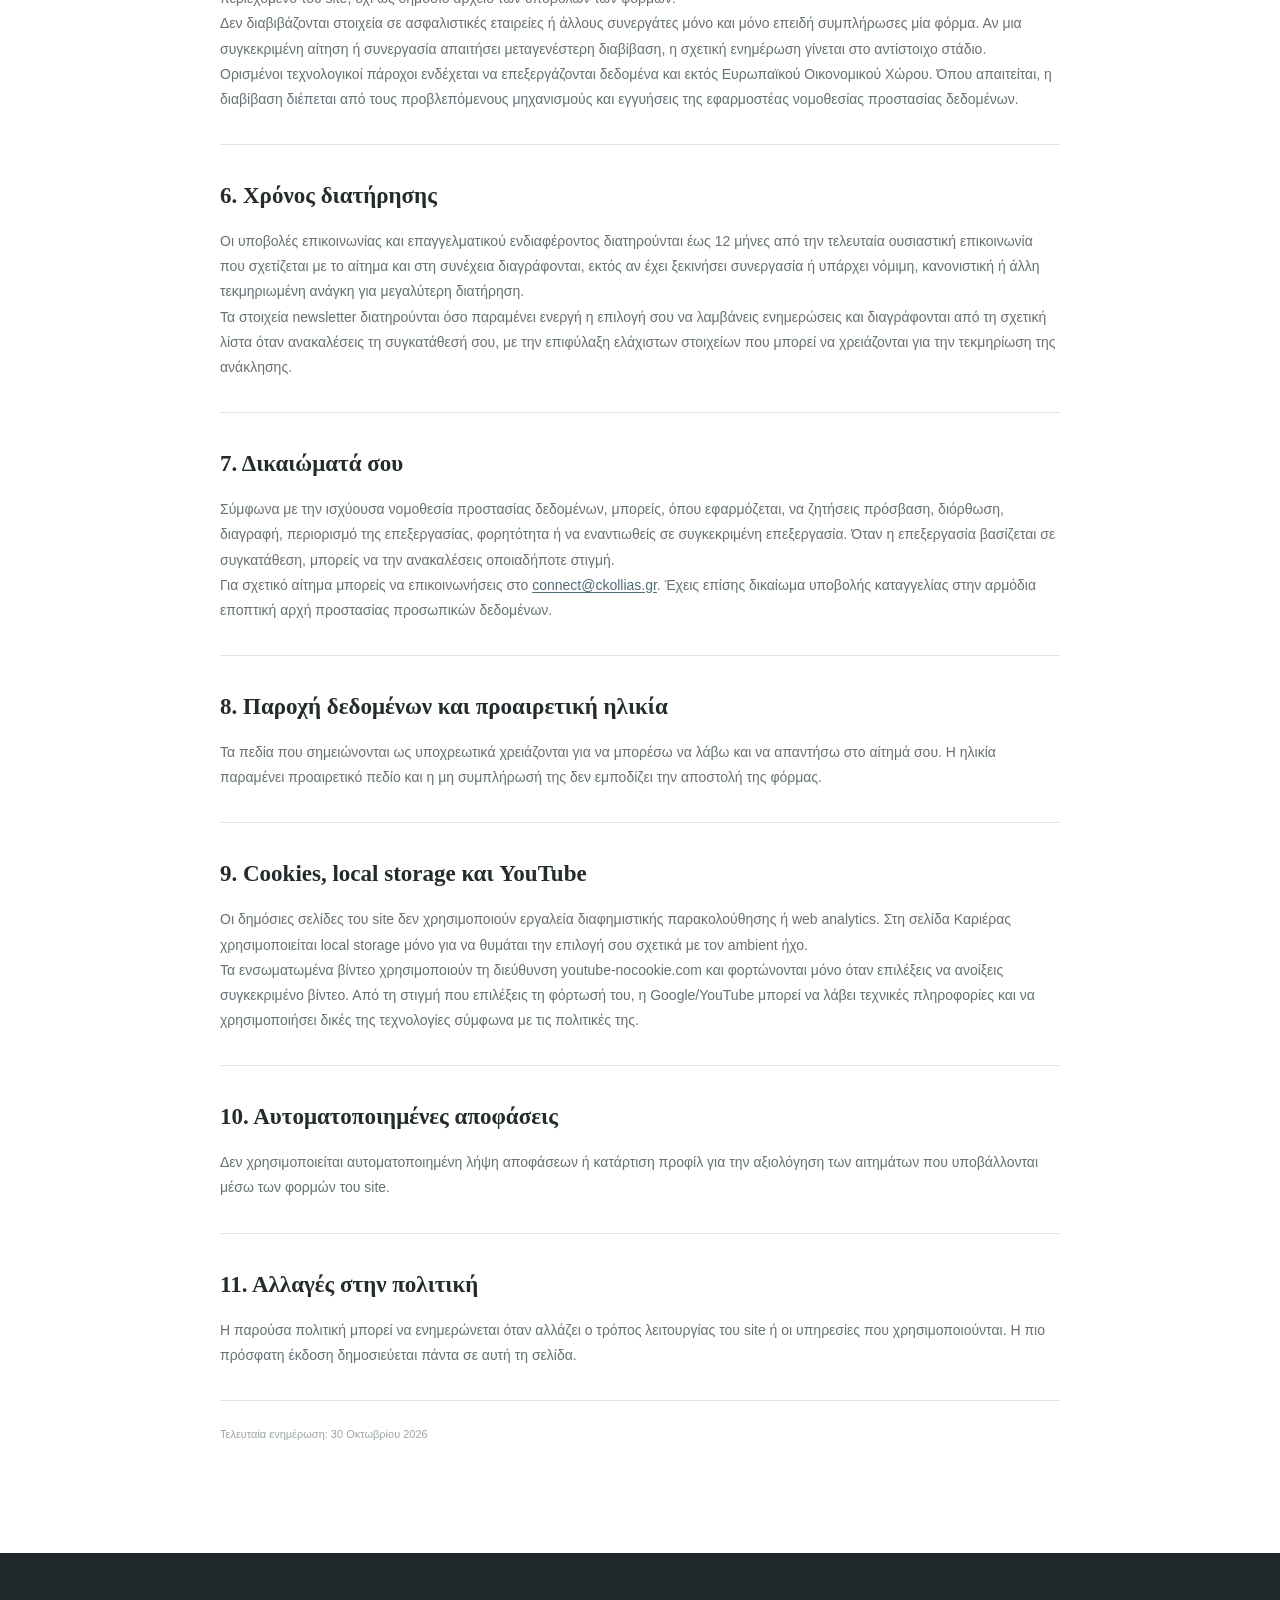
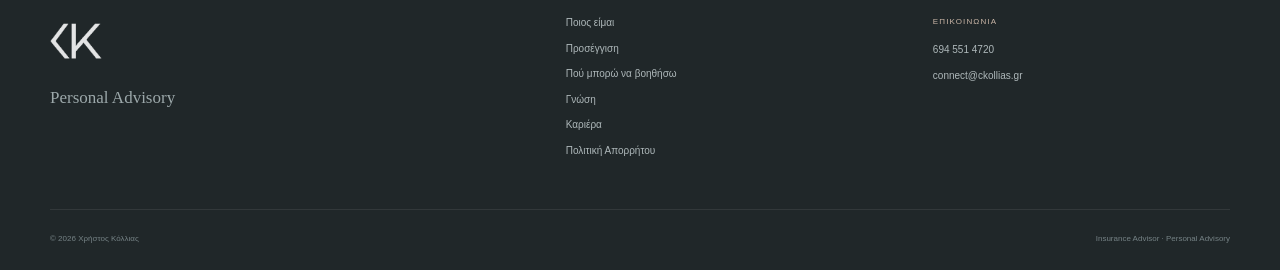
<file: privacy.html>
<!DOCTYPE html>
<html lang="el">
<head>
  <meta charset="UTF-8">
  <meta name="viewport" content="width=device-width, initial-scale=1.0">

  <title>Πολιτική Απορρήτου | Χρήστος Κόλλιας</title>
  <meta
    name="description"
    content="Πολιτική Απορρήτου του ckollias.gr και πληροφορίες για την επεξεργασία προσωπικών δεδομένων."
  >

  <link rel="canonical" href="https://www.ckollias.gr/privacy.html">
  <link rel="icon" type="image/png" href="/assets/images/logo.png">
  <link rel="apple-touch-icon" href="/assets/images/logo.png">

  <meta property="og:locale" content="el_GR">
  <meta property="og:type" content="website">
  <meta property="og:site_name" content="Χρήστος Κόλλιας">
  <meta property="og:title" content="Πολιτική Απορρήτου | Χρήστος Κόλλιας">
  <meta property="og:description" content="Πληροφορίες για την επεξεργασία προσωπικών δεδομένων στο ckollias.gr.">
  <meta property="og:url" content="https://www.ckollias.gr/privacy.html">
  <meta property="og:image" content="https://www.ckollias.gr/assets/images/logo.png">

  <meta name="twitter:card" content="summary_large_image">
  <meta name="twitter:title" content="Πολιτική Απορρήτου | Χρήστος Κόλλιας">
  <meta name="twitter:description" content="Πληροφορίες για την επεξεργασία προσωπικών δεδομένων στο ckollias.gr.">
  <meta name="twitter:image" content="https://www.ckollias.gr/assets/images/logo.png">

  <link rel="stylesheet" href="style.css">
</head>

<body>

  <header class="site-header">
    <div class="container header-inner">

      <a href="index.html" class="brand" aria-label="Αρχική">
        <img
          src="assets/images/logo.png"
          alt="Χρήστος Κόλλιας"
          class="brand-logo"
        >
      </a>

      <nav class="main-nav" id="mainNav">
        <a href="index.html#about">Ποιος είμαι</a>
        <a href="index.html#approach">Προσέγγιση</a>
        <a href="index.html#areas">Πού μπορώ να βοηθήσω</a>
        <a href="knowledge.html">Γνώση</a>
        <a href="career.html">Καριέρα</a>
        <a href="index.html#contact" class="nav-cta">Επικοινωνία</a>
      </nav>

      <div class="header-actions">
        <a href="tel:+306945514720" class="header-phone">694 551 4720</a>

        <button
          class="mobile-menu-button"
          id="mobileMenuButton"
          type="button"
          aria-label="Άνοιγμα μενού"
          aria-expanded="false"
        >
          <span></span>
          <span></span>
          <span></span>
        </button>
      </div>

    </div>
  </header>

  <main>

    <section class="privacy-hero">
      <div class="container">
        <span class="section-label">Privacy</span>
        <h1>Πολιτική Απορρήτου</h1>
        <p>
          Η προστασία των προσωπικών δεδομένων αποτελεί βασικό μέρος της σχέσης εμπιστοσύνης.
          Παρακάτω εξηγείται ποια δεδομένα μπορεί να συλλέγονται μέσω του ckollias.gr,
          για ποιον σκοπό και ποια δικαιώματα έχεις.
        </p>
      </div>
    </section>

    <section class="privacy-content">
      <div class="container privacy-content-inner">

        <div class="privacy-block">
          <h2>1. Υπεύθυνος επεξεργασίας</h2>
          <p>
            Υπεύθυνος για την επεξεργασία των προσωπικών δεδομένων που υποβάλλονται μέσω του
            ckollias.gr είναι ο Χρήστος Κόλλιας.
          </p>
          <p>
            Επικοινωνία:
            <a href="mailto:connect@ckollias.gr">connect@ckollias.gr</a>,
            <a href="tel:+306945514720">694 551 4720</a>.
          </p>
        </div>

        <div class="privacy-block">
          <h2>2. Ποια δεδομένα συλλέγονται</h2>
          <p>
            Ανάλογα με τη φόρμα που χρησιμοποιείς, μπορεί να συλλέγονται:
          </p>
          <ul>
            <li>όνομα,</li>
            <li>τηλέφωνο ή email,</li>
            <li>προαιρετικά ηλικία,</li>
            <li>το θέμα ή το μήνυμα που επιλέγεις να στείλεις,</li>
            <li>στοιχεία επαγγελματικού ενδιαφέροντος στη σελίδα Καριέρας,</li>
            <li>email και συναίνεση όταν επιλέγεις να λαμβάνεις ενημερώσεις.</li>
          </ul>
        </div>

        <div class="privacy-block">
          <h2>3. Για ποιους σκοπούς χρησιμοποιούνται</h2>
          <p>
            Τα δεδομένα χρησιμοποιούνται για να απαντήσω σε αίτημα που υποβάλλεις,
            να επικοινωνήσουμε για ασφαλιστικές ή χρηματοοικονομικές ανάγκες,
            να εξετάσουμε επαγγελματικό ενδιαφέρον ή συνεργασία και, μόνο όταν το έχεις
            επιλέξει ρητά, να σου αποστέλλονται ενημερωτικά emails.
          </p>
          <p>
            Δεν χρειάζεται να υποβάλλεις μέσω των δημόσιων φορμών ιατρικά δεδομένα,
            πληροφορίες υγείας ή άλλα δεδομένα ειδικών κατηγοριών. Αν τέτοιες πληροφορίες
            χρειαστούν σε μεταγενέστερο στάδιο, θα ζητηθούν μέσω κατάλληλης διαδικασίας.
          </p>
        </div>

        <div class="privacy-block">
          <h2>4. Νομική βάση επεξεργασίας</h2>
          <p>
            Για αιτήματα επικοινωνίας και ενδιαφέροντος, η επεξεργασία βασίζεται, ανάλογα
            με την περίπτωση, στη λήψη μέτρων κατόπιν δικού σου αιτήματος πριν από πιθανή
            σύμβαση ή συνεργασία και στο έννομο συμφέρον για τη διαχείριση και απάντηση
            του αιτήματός σου. Η απλή επιβεβαίωση ότι έλαβες γνώση της Πολιτικής Απορρήτου
            δεν αποτελεί συγκατάθεση για διαφημιστική επικοινωνία.
          </p>
          <p>
            Για το newsletter και άλλες ενημερωτικές ηλεκτρονικές επικοινωνίες η βάση είναι
            η ρητή συγκατάθεσή σου. Μπορείς να την ανακαλέσεις οποιαδήποτε στιγμή χωρίς να
            επηρεάζεται η νομιμότητα της επεξεργασίας που προηγήθηκε της ανάκλησης.
          </p>
        </div>

        <div class="privacy-block">
          <h2>5. Πάροχοι και αποδέκτες</h2>
          <p>
            Το site φιλοξενείται στο Netlify και οι υποβολές των φορμών αποθηκεύονται και
            διαχειρίζονται μέσω Netlify Forms. Το Google Workspace χρησιμοποιείται για την
            επαγγελματική ηλεκτρονική αλληλογραφία. Το GitHub χρησιμοποιείται για τον κώδικα
            και το περιεχόμενο του site, όχι ως δημόσιο αρχείο των υποβολών των φορμών.
          </p>
          <p>
            Δεν διαβιβάζονται στοιχεία σε ασφαλιστικές εταιρείες ή άλλους συνεργάτες μόνο και
            μόνο επειδή συμπλήρωσες μία φόρμα. Αν μια συγκεκριμένη αίτηση ή συνεργασία απαιτήσει
            μεταγενέστερη διαβίβαση, η σχετική ενημέρωση γίνεται στο αντίστοιχο στάδιο.
          </p>
          <p>
            Ορισμένοι τεχνολογικοί πάροχοι ενδέχεται να επεξεργάζονται δεδομένα και εκτός
            Ευρωπαϊκού Οικονομικού Χώρου. Όπου απαιτείται, η διαβίβαση διέπεται από τους
            προβλεπόμενους μηχανισμούς και εγγυήσεις της εφαρμοστέας νομοθεσίας προστασίας δεδομένων.
          </p>
        </div>

        <div class="privacy-block">
          <h2>6. Χρόνος διατήρησης</h2>
          <p>
            Οι υποβολές επικοινωνίας και επαγγελματικού ενδιαφέροντος διατηρούνται έως
            12 μήνες από την τελευταία ουσιαστική επικοινωνία που σχετίζεται με το αίτημα
            και στη συνέχεια διαγράφονται, εκτός αν έχει ξεκινήσει συνεργασία ή υπάρχει
            νόμιμη, κανονιστική ή άλλη τεκμηριωμένη ανάγκη για μεγαλύτερη διατήρηση.
          </p>
          <p>
            Τα στοιχεία newsletter διατηρούνται όσο παραμένει ενεργή η επιλογή σου να
            λαμβάνεις ενημερώσεις και διαγράφονται από τη σχετική λίστα όταν ανακαλέσεις
            τη συγκατάθεσή σου, με την επιφύλαξη ελάχιστων στοιχείων που μπορεί να χρειάζονται
            για την τεκμηρίωση της ανάκλησης.
          </p>
        </div>

        <div class="privacy-block">
          <h2>7. Δικαιώματά σου</h2>
          <p>
            Σύμφωνα με την ισχύουσα νομοθεσία προστασίας δεδομένων, μπορείς, όπου εφαρμόζεται,
            να ζητήσεις πρόσβαση, διόρθωση, διαγραφή, περιορισμό της επεξεργασίας,
            φορητότητα ή να εναντιωθείς σε συγκεκριμένη επεξεργασία. Όταν η επεξεργασία
            βασίζεται σε συγκατάθεση, μπορείς να την ανακαλέσεις οποιαδήποτε στιγμή.
          </p>
          <p>
            Για σχετικό αίτημα μπορείς να επικοινωνήσεις στο
            <a href="mailto:connect@ckollias.gr">connect@ckollias.gr</a>.
            Έχεις επίσης δικαίωμα υποβολής καταγγελίας στην αρμόδια εποπτική αρχή
            προστασίας προσωπικών δεδομένων.
          </p>
        </div>

        <div class="privacy-block">
          <h2>8. Παροχή δεδομένων και προαιρετική ηλικία</h2>
          <p>
            Τα πεδία που σημειώνονται ως υποχρεωτικά χρειάζονται για να μπορέσω να λάβω
            και να απαντήσω στο αίτημά σου. Η ηλικία παραμένει προαιρετικό πεδίο και η μη
            συμπλήρωσή της δεν εμποδίζει την αποστολή της φόρμας.
          </p>
        </div>

        <div class="privacy-block">
          <h2>9. Cookies, local storage και YouTube</h2>
          <p>
            Οι δημόσιες σελίδες του site δεν χρησιμοποιούν εργαλεία διαφημιστικής
            παρακολούθησης ή web analytics. Στη σελίδα Καριέρας χρησιμοποιείται local storage
            μόνο για να θυμάται την επιλογή σου σχετικά με τον ambient ήχο.
          </p>
          <p>
            Τα ενσωματωμένα βίντεο χρησιμοποιούν τη διεύθυνση youtube-nocookie.com και
            φορτώνονται μόνο όταν επιλέξεις να ανοίξεις συγκεκριμένο βίντεο. Από τη στιγμή
            που επιλέξεις τη φόρτωσή του, η Google/YouTube μπορεί να λάβει τεχνικές πληροφορίες
            και να χρησιμοποιήσει δικές της τεχνολογίες σύμφωνα με τις πολιτικές της.
          </p>
        </div>

        <div class="privacy-block">
          <h2>10. Αυτοματοποιημένες αποφάσεις</h2>
          <p>
            Δεν χρησιμοποιείται αυτοματοποιημένη λήψη αποφάσεων ή κατάρτιση προφίλ για
            την αξιολόγηση των αιτημάτων που υποβάλλονται μέσω των φορμών του site.
          </p>
        </div>

        <div class="privacy-block">
          <h2>11. Αλλαγές στην πολιτική</h2>
          <p>
            Η παρούσα πολιτική μπορεί να ενημερώνεται όταν αλλάζει ο τρόπος λειτουργίας
            του site ή οι υπηρεσίες που χρησιμοποιούνται. Η πιο πρόσφατη έκδοση
            δημοσιεύεται πάντα σε αυτή τη σελίδα.
          </p>
        </div>

        <p class="privacy-updated">Τελευταία ενημέρωση: 30 Οκτωβρίου 2026</p>

      </div>
    </section>

  </main>

  <footer class="site-footer">
    <div class="container footer-main">

      <div>
        <img
          src="assets/images/logo.png"
          alt="Χρήστος Κόλλιας"
          class="footer-logo"
        >
        <p class="footer-tagline">Personal Advisory</p>
      </div>

      <div class="footer-links">
        <a href="index.html#about">Ποιος είμαι</a>
        <a href="index.html#approach">Προσέγγιση</a>
        <a href="index.html#areas">Πού μπορώ να βοηθήσω</a>
        <a href="knowledge.html">Γνώση</a>
        <a href="career.html">Καριέρα</a>
        <a href="privacy.html">Πολιτική Απορρήτου</a>
      </div>

      <div class="footer-contact">
        <span>Επικοινωνία</span>
        <a href="tel:+306945514720">694 551 4720</a>
        <a href="mailto:connect@ckollias.gr">connect@ckollias.gr</a>
      </div>

    </div>

    <div class="container footer-bottom">
      <span>© 2026 Χρήστος Κόλλιας</span>
      <span>Insurance Advisor · Personal Advisory</span>
    </div>
  </footer>

  <script src="script.js"></script>
</body>
</html>
</file>
<file: style.css>
:root {
  --ivory: #f8f7f3;
  --white: #ffffff;

  --sky-050: #f2f7f9;
  --sky-100: #e4f0f4;
  --sky-200: #cadee7;
  --sky-400: #91b4c4;
  --sky-600: #647f8c;
  --sky-700: #506a76;

  --brown-050: #f6f1ed;
  --brown-100: #ede5df;
  --brown-300: #c9b5a6;
  --brown-500: #967a66;
  --brown-700: #715948;

  --gray-050: #f5f5f2;
  --gray-100: #eceeeb;
  --gray-200: #dde1df;
  --gray-300: #c8cdcb;
  --gray-400: #9da5a5;
  --gray-600: #677174;
  --gray-800: #3c4548;
  --gray-950: #242b2d;

  --shadow:
    0 30px 80px
    rgba(36, 43, 45, 0.08);

  --shadow-strong:
    0 35px 90px
    rgba(36, 43, 45, 0.14);
}


* {
  box-sizing: border-box;
  margin: 0;
  padding: 0;
}


html {
  scroll-behavior: smooth;
}


body {
  overflow-x: hidden;

  background: var(--ivory);
  color: var(--gray-950);

  font-family:
    -apple-system,
    BlinkMacSystemFont,
    "Segoe UI",
    Arial,
    sans-serif;

  line-height: 1.65;
}


body.drawer-open {
  overflow: hidden;
}


a {
  color: inherit;
  text-decoration: none;
}


button,
input,
textarea,
select {
  font: inherit;
}


button {
  color: inherit;
}


img {
  display: block;
  max-width: 100%;
}


fieldset {
  border: 0;
}


.container {
  width:
    min(
      1180px,
      calc(100% - 52px)
    );

  margin: 0 auto;
}


.section {
  padding: 120px 0;
}


h1,
h2,
h3,
.principle-card p,
.about-lead,
.knowledge-summary p {
  font-family:
    Georgia,
    "Times New Roman",
    serif;
}


h1 em,
h2 em {
  display: block;

  color: var(--sky-600);

  font-weight: 400;
  font-style: italic;
}


.section-label,
.eyebrow {
  display: inline-block;

  color: var(--brown-500);

  font-size: 10px;
  font-weight: 800;

  letter-spacing: 0.18em;
  text-transform: uppercase;
}


/* HEADER */

.site-header {
  position: fixed;

  top: 0;
  left: 0;

  width: 100%;

  z-index: 1000;

  background:
    rgba(248, 247, 243, 0.91);

  backdrop-filter: blur(18px);

  border-bottom:
    1px solid
    rgba(36, 43, 45, 0.07);
}


.header-inner {
  min-height: 82px;

  display: flex;
  align-items: center;
  justify-content: space-between;

  gap: 22px;
}


.brand {
  flex-shrink: 0;
}


.brand-logo {
  max-width: 155px;
  max-height: 50px;

  object-fit: contain;
}


.main-nav {
  display: flex;
  align-items: center;

  gap: 21px;

  margin-left: auto;
}


.main-nav a {
  position: relative;

  color: var(--gray-600);

  font-size: 10px;
  font-weight: 650;

  white-space: nowrap;

  transition: color 0.2s ease;
}


.main-nav a:hover,
.main-nav .active-nav {
  color: var(--gray-950);
}


.main-nav a:not(.nav-cta)::after {
  content: "";

  position: absolute;

  left: 0;
  bottom: -8px;

  width: 0;
  height: 1px;

  background: var(--brown-500);

  transition: width 0.2s ease;
}


.main-nav a:hover::after,
.main-nav .active-nav::after {
  width: 100%;
}


.nav-cta {
  padding: 10px 15px;

  border:
    1px solid var(--gray-300);

  border-radius: 999px;
}


.header-actions {
  display: flex;
  align-items: center;

  gap: 9px;
}


.header-phone {
  color: var(--gray-800);

  font-size: 9px;
  font-weight: 700;

  white-space: nowrap;
}


.mobile-menu-button {
  display: none;

  width: 42px;
  height: 42px;

  flex-direction: column;
  align-items: flex-end;
  justify-content: center;

  gap: 5px;

  border: 0;

  background: transparent;

  cursor: pointer;
}


.mobile-menu-button span {
  width: 24px;
  height: 1px;

  background: var(--gray-950);
}


/* HERO */

.hero {
  position: relative;

  min-height: 900px;

  overflow: hidden;

  padding-top: 165px;
  padding-bottom: 110px;

  background:
    radial-gradient(
      circle at 83% 24%,
      rgba(202, 222, 231, 0.62),
      transparent 29%
    ),
    linear-gradient(
      135deg,
      #faf9f6 0%,
      #f7f6f2 58%,
      #eef4f5 100%
    );
}


.hero-grid {
  position: relative;

  z-index: 3;

  display: grid;

  grid-template-columns:
    1.04fr
    0.96fr;

  align-items: center;

  gap: 95px;
}


.hero-copy {
  max-width: 700px;
}


.eyebrow {
  margin-bottom: 26px;
}


.hero h1 {
  max-width: 780px;

  font-size:
    clamp(
      58px,
      6.8vw,
      93px
    );

  font-weight: 400;

  line-height: 0.95;

  letter-spacing: -0.055em;
}


.hero-lead {
  max-width: 560px;

  margin-top: 32px;

  color: var(--gray-600);

  font-size: 16px;

  line-height: 1.85;
}


.hero-actions {
  display: flex;
  align-items: center;

  gap: 13px;

  margin-top: 36px;
}


/* BUTTONS */

.button {
  min-height: 51px;

  display: inline-flex;
  align-items: center;
  justify-content: center;

  gap: 14px;

  padding: 0 23px;

  border: 0;
  border-radius: 2px;

  cursor: pointer;

  font-size: 11px;
  font-weight: 750;

  transition:
    transform 0.18s ease,
    background 0.18s ease,
    color 0.18s ease,
    box-shadow 0.18s ease;
}


.button:active {
  transform: scale(0.97);
}


.button-primary {
  background: var(--gray-950);
  color: var(--white);
}


.button-primary:hover {
  background: var(--brown-700);
}


.button-secondary {
  background:
    rgba(255, 255, 255, 0.52);

  color: var(--gray-600);

  border:
    1px solid var(--gray-200);
}


.button-secondary:hover {
  background: var(--white);
  color: var(--gray-950);
}


.full-button {
  width: 100%;
}


/* PRINCIPLE */

.principle-card {
  max-width: 520px;

  margin-top: 45px;

  padding: 26px 30px;

  background:
    rgba(228, 240, 244, 0.78);

  border-left:
    3px solid var(--sky-600);

  box-shadow:
    0 15px 40px
    rgba(80, 106, 118, 0.06);
}


.principle-label {
  display: block;

  margin-bottom: 11px;

  color: var(--sky-700);

  font-size: 8px;
  font-weight: 800;

  letter-spacing: 0.16em;
  text-transform: uppercase;
}


.principle-card p {
  color: var(--gray-800);

  font-size: 18px;

  line-height: 1.55;
}


.principle-card strong {
  display: block;

  margin-top: 8px;

  color: var(--gray-950);

  font-weight: 400;
}


/* HERO PHOTO */

.hero-visual {
  position: relative;

  min-height: 610px;
}


.portrait-shell {
  position: absolute;

  top: 0;
  right: 0;

  width:
    min(
      445px,
      92%
    );
}


.hero-photo {
  width: 100%;

  aspect-ratio: 0.78;

  object-fit: cover;

  object-position: center 40%;

  filter:
    saturate(0.9)
    contrast(0.98);

  box-shadow: var(--shadow);
}


.hero-orbit,
.knowledge-orbit {
  position: absolute;

  border:
    1px solid
    rgba(100, 127, 140, 0.15);

  border-radius: 50%;

  pointer-events: none;
}


.orbit-one {
  width: 720px;
  height: 720px;

  top: -220px;
  right: -270px;
}


.orbit-two {
  width: 430px;
  height: 430px;

  top: 70px;
  right: -20px;
}


.soft-wave {
  position: absolute;

  width: 650px;
  height: 170px;

  border:
    1px solid
    rgba(145, 180, 196, 0.18);

  border-radius: 50%;

  pointer-events: none;
}


.wave-one {
  left: -100px;
  bottom: -80px;

  transform: rotate(-6deg);
}


.wave-two {
  left: 150px;
  bottom: -120px;

  transform: rotate(5deg);
}


/* DIVIDERS */

.chapter-divider {
  padding: 27px 0;

  background: var(--white);

  border-top:
    1px solid var(--gray-100);

  border-bottom:
    1px solid var(--gray-100);
}


.chapter-divider-inner {
  display: grid;

  grid-template-columns:
    40px
    1fr;

  align-items: center;

  gap: 18px;
}


.chapter-number {
  color: var(--brown-500);

  font-family: Georgia, serif;

  font-size: 15px;
}


.chapter-line {
  height: 1px;

  background:
    linear-gradient(
      90deg,
      var(--brown-300),
      var(--gray-200)
    );
}


/* ABOUT */

.about-section {
  background: var(--ivory);
}


.about-grid {
  display: grid;

  grid-template-columns:
    0.88fr
    1.12fr;

  gap: 110px;
}


.section-intro h2,
.value-header h2,
.approach-heading h2,
.areas-header h2,
.knowledge-preview-copy h2,
.contact-copy h2,
.library-header h2,
.newsletter-copy h2 {
  margin-top: 20px;

  font-size:
    clamp(
      42px,
      5vw,
      64px
    );

  font-weight: 400;

  line-height: 1.05;

  letter-spacing: -0.045em;
}


.professional-identity {
  display: flex;
  align-items: center;
  flex-wrap: wrap;

  gap: 10px;

  margin-top: 24px;

  color: var(--gray-600);

  font-size: 9px;
  font-weight: 750;

  letter-spacing: 0.11em;
  text-transform: uppercase;
}


.identity-dot {
  width: 4px;
  height: 4px;

  border-radius: 50%;

  background: var(--brown-500);
}


.about-content {
  max-width: 640px;
}


.about-lead {
  color: var(--gray-950);

  font-size: 23px;

  line-height: 1.55;
}


.about-content > p:not(.about-lead) {
  margin-top: 20px;

  color: var(--gray-600);

  font-size: 14px;

  line-height: 1.85;
}


.signature {
  width: 155px;
  max-height: 82px;

  margin-top: 34px;

  object-fit: contain;
  object-position: left center;

  opacity: 0.72;
}


/* VALUE */

.value-section {
  padding: 115px 0;

  background: #e9f0f2;
}


.value-header {
  max-width: 820px;

  margin-bottom: 60px;
}


.value-grid {
  display: grid;

  grid-template-columns:
    repeat(
      4,
      1fr
    );

  gap: 14px;
}


.value-card {
  min-height: 290px;

  padding: 30px;

  border:
    1px solid
    rgba(80, 106, 118, 0.14);

  box-shadow:
    0 12px 35px
    rgba(36, 43, 45, 0.04);

  transition:
    transform 0.22s ease,
    box-shadow 0.22s ease;
}


.value-card:nth-child(1),
.value-card:nth-child(3) {
  background: var(--white);
}


.value-card:nth-child(2) {
  background: #f5f1ed;
}


.value-card:nth-child(4) {
  background: #ddebee;
}


.value-card:hover {
  transform:
    translateY(-5px);

  box-shadow:
    0 24px 55px
    rgba(36, 43, 45, 0.09);
}


.value-index {
  color: var(--brown-500);

  font-size: 8px;
}


.value-card h3 {
  margin-top: 50px;

  font-size: 23px;
  font-weight: 400;
}


.value-card p {
  margin-top: 15px;

  color: var(--gray-600);

  font-size: 12px;

  line-height: 1.75;
}


.strong-value-copy strong {
  display: block;

  margin-top: 7px;

  color: var(--gray-950);

  font-family: Georgia, serif;

  font-size: 17px;

  font-weight: 400;
}


/* APPROACH */

.approach-section {
  background: var(--white);
}


.approach-grid {
  display: grid;

  grid-template-columns:
    0.9fr
    1.1fr;

  gap: 110px;
}


.approach-steps {
  border-top:
    1px solid var(--gray-200);
}


.approach-step {
  display: grid;

  grid-template-columns:
    60px
    1fr;

  gap: 12px;

  padding: 25px 0;

  border-bottom:
    1px solid var(--gray-200);
}


.approach-step > span {
  padding-top: 4px;

  color: var(--brown-500);

  font-size: 8px;
}


.approach-step h3 {
  font-size: 19px;
  font-weight: 400;
}


.approach-step p {
  max-width: 480px;

  margin-top: 8px;

  color: var(--gray-600);

  font-size: 12px;

  line-height: 1.75;
}


/* AREAS */

.areas-section {
  background: var(--ivory);
}


.areas-header {
  display: grid;

  grid-template-columns:
    1fr
    390px;

  gap: 80px;

  align-items: end;

  margin-bottom: 70px;
}


.areas-header > p {
  color: var(--gray-600);

  font-size: 13px;

  line-height: 1.85;
}


.area-list {
  border-top:
    1px solid var(--gray-200);
}


.area-row {
  width: 100%;

  min-height: 140px;

  display: grid;

  grid-template-columns:
    70px
    minmax(250px, 330px)
    1fr
    45px;

  gap: 25px;

  align-items: center;

  padding: 20px 0;

  border: 0;

  border-bottom:
    1px solid var(--gray-200);

  background: transparent;

  text-align: left;

  cursor: pointer;

  transition:
    padding-left 0.22s ease,
    background 0.22s ease,
    transform 0.12s ease;
}


.area-row:hover {
  padding-left: 17px;

  background:
    linear-gradient(
      90deg,
      rgba(228, 240, 244, 0.72),
      transparent 72%
    );
}


.area-number {
  color: var(--gray-400);

  font-size: 8px;
}


.area-name {
  font-family: Georgia, serif;

  font-size: 27px;

  line-height: 1.25;
}


.area-description {
  max-width: 520px;

  color: var(--gray-600);

  font-size: 12px;

  line-height: 1.75;
}


.area-arrow {
  color: var(--sky-600);

  font-size: 19px;
}


/* KNOWLEDGE PREVIEW */

.knowledge-preview {
  padding: 125px 0;

  background: var(--gray-950);

  color: var(--white);
}


.knowledge-preview-grid {
  display: grid;

  grid-template-columns:
    0.95fr
    1.05fr;

  gap: 110px;

  align-items: center;
}


.knowledge-preview-copy h2 {
  color: var(--white);
}


.knowledge-preview-copy .section-label {
  color: var(--brown-300);
}


.knowledge-preview-copy p {
  max-width: 510px;

  margin-top: 28px;

  color: #aab4b6;

  font-size: 14px;

  line-height: 1.85;
}


.text-link {
  display: inline-flex;
  align-items: center;

  gap: 15px;

  margin-top: 34px;

  color: var(--sky-200);

  font-size: 11px;
  font-weight: 750;
}


.knowledge-preview-card {
  max-width: 490px;

  margin-left: auto;

  padding: 24px;

  background: #2e3639;

  border:
    1px solid
    rgba(255, 255, 255, 0.08);
}


.mini-video-graphic {
  position: relative;

  min-height: 290px;

  overflow: hidden;

  display: grid;
  place-items: center;

  background:
    linear-gradient(
      145deg,
      #dcebf1,
      #b8d3df
    );
}


.graphic-ring {
  position: absolute;

  border:
    1px solid
    rgba(80, 106, 118, 0.22);

  border-radius: 50%;
}


.ring-a {
  width: 290px;
  height: 290px;
}


.ring-b {
  width: 200px;
  height: 200px;
}


.graphic-center {
  position: relative;

  z-index: 3;

  text-align: center;
}


.graphic-center span {
  display: block;

  color: var(--brown-700);

  font-size: 11px;
}


.graphic-center strong {
  display: block;

  margin-top: 5px;

  color: var(--gray-950);

  font-family: Georgia, serif;

  font-size: 33px;

  font-weight: 400;
}


.preview-meta,
.card-meta,
.content-meta {
  display: block;

  margin-top: 22px;

  color: var(--brown-300);

  font-size: 8px;

  letter-spacing: 0.13em;
  text-transform: uppercase;
}


.knowledge-preview-card h3 {
  margin-top: 12px;

  font-size: 26px;
  font-weight: 400;

  line-height: 1.35;
}


.knowledge-preview-card p {
  margin-top: 12px;

  color: #aab4b6;

  font-size: 12px;

  line-height: 1.7;
}


/* CONTACT */

.contact-section {
  background: var(--brown-100);
}


.contact-grid {
  display: grid;

  grid-template-columns:
    0.85fr
    1.15fr;

  gap: 100px;
}


.contact-copy > p {
  max-width: 470px;

  margin-top: 26px;

  color: var(--gray-600);

  font-size: 14px;

  line-height: 1.85;
}


.direct-contact {
  display: flex;
  flex-direction: column;

  align-items: flex-start;

  gap: 9px;

  margin-top: 30px;
}


.direct-contact a {
  padding-bottom: 3px;

  color: var(--brown-700);

  border-bottom:
    1px solid var(--brown-300);

  font-size: 13px;
}


.contact-form {
  padding: 42px;

  background: var(--white);

  box-shadow:
    0 28px 65px
    rgba(70, 55, 45, 0.08);
}


/* FORMS */

.form-group {
  margin-bottom: 18px;
}


.form-group label,
.newsletter-form label {
  display: block;

  margin-bottom: 8px;

  color: var(--gray-600);

  font-size: 8px;
  font-weight: 800;

  letter-spacing: 0.12em;
  text-transform: uppercase;
}


.form-group input,
.form-group textarea,
.form-group select,
.newsletter-form input {
  width: 100%;

  padding: 14px;

  border:
    1px solid var(--gray-200);

  outline: none;

  background: var(--gray-050);

  color: var(--gray-950);

  font-size: 12px;
}


.form-group input:focus,
.form-group textarea:focus,
.form-group select:focus,
.newsletter-form input:focus {
  border-color: var(--sky-600);

  background: var(--white);

  box-shadow:
    0 0 0 3px
    rgba(100, 127, 140, 0.07);
}


.form-group textarea {
  resize: vertical;
}


.form-note {
  display: block;

  margin-top: 13px;

  color: var(--gray-400);

  font-size: 8px;
}


.contact-field-hidden {
  display: none !important;
}


/* FOOTER */

.site-footer {
  padding:
    62px 0
    25px;

  background: #202729;

  color: var(--white);
}


.footer-main {
  display: grid;

  grid-template-columns:
    1.2fr
    0.8fr
    0.8fr;

  gap: 70px;

  padding-bottom: 50px;
}


.footer-logo {
  max-width: 150px;
  max-height: 52px;

  filter:
    brightness(0)
    invert(1);

  opacity: 0.88;
}


.footer-tagline {
  margin-top: 17px;

  color: #9ca8aa;

  font-family: Georgia, serif;

  font-size: 17px;
}


.footer-links,
.footer-contact {
  display: flex;
  flex-direction: column;

  gap: 9px;
}


.footer-links a,
.footer-contact a {
  color: #aeb8ba;

  font-size: 10px;
}


.footer-contact span {
  margin-bottom: 5px;

  color: var(--brown-300);

  font-size: 8px;

  letter-spacing: 0.14em;
  text-transform: uppercase;
}


.footer-bottom {
  display: flex;
  justify-content: space-between;

  gap: 25px;

  padding-top: 22px;

  border-top:
    1px solid
    rgba(255, 255, 255, 0.08);

  color: #758285;

  font-size: 8px;
}


/* DRAWERS */

.drawer-backdrop {
  position: fixed;

  inset: 0;

  z-index: 1990;

  background:
    rgba(25, 31, 33, 0.58);

  backdrop-filter: blur(7px);

  opacity: 0;
  visibility: hidden;

  transition:
    opacity 0.28s ease,
    visibility 0.28s ease;
}


.drawer-backdrop.show {
  opacity: 1;
  visibility: visible;
}


.service-drawer {
  position: fixed;

  top: 0;
  right: 0;

  z-index: 2000;

  width:
    min(
      590px,
      100%
    );

  height: 100vh;

  overflow-y: auto;

  padding:
    75px 48px
    48px;

  background: var(--ivory);

  box-shadow:
    -30px 0 80px
    rgba(25, 31, 33, 0.15);

  transform:
    translateX(105%);

  transition:
    transform 0.36s
    cubic-bezier(
      0.22,
      1,
      0.36,
      1
    );
}


.service-drawer.show {
  transform:
    translateX(0);
}


.drawer-close {
  position: absolute;

  top: 19px;
  right: 20px;

  width: 40px;
  height: 40px;

  border:
    1px solid var(--gray-200);

  background: var(--white);

  cursor: pointer;

  font-size: 22px;
}


.drawer-content h2 {
  margin-top: 16px;

  font-family: Georgia, serif;

  font-size:
    clamp(
      40px,
      6vw,
      57px
    );

  font-weight: 400;

  line-height: 1.05;

  letter-spacing: -0.045em;
}


.drawer-intro,
.drawer-extra {
  margin-top: 24px;

  color: var(--gray-600);

  font-size: 14px;

  line-height: 1.85;
}


.drawer-extra:empty {
  display: none;
}


.drawer-points {
  margin-top: 30px;

  border-top:
    1px solid var(--gray-200);
}


.drawer-point {
  display: grid;

  grid-template-columns:
    42px
    1fr;

  gap: 12px;

  padding: 18px 0;

  border-bottom:
    1px solid var(--gray-200);
}


.drawer-point span {
  color: var(--brown-500);

  font-size: 8px;
}


.drawer-point p {
  color: var(--gray-600);

  font-size: 12px;

  line-height: 1.7;
}


.drawer-form-block {
  margin-top: 38px;

  padding-top: 30px;

  border-top:
    1px solid var(--gray-200);
}


.drawer-question {
  display: block;

  margin-bottom: 21px;

  font-family: Georgia, serif;

  font-size: 24px;
}


/* TOAST */

.toast {
  position: fixed;

  right: 24px;
  bottom: 24px;

  z-index: 5000;

  width:
    min(
      380px,
      calc(100% - 48px)
    );

  padding: 17px 19px;

  display: flex;
  flex-direction: column;

  background: var(--gray-950);
  color: var(--white);

  box-shadow: var(--shadow-strong);

  transform:
    translateY(140%);

  opacity: 0;

  transition:
    transform 0.32s ease,
    opacity 0.32s ease;
}


.toast.show {
  transform:
    translateY(0);

  opacity: 1;
}


.toast strong {
  font-size: 11px;
}


.toast span {
  margin-top: 4px;

  color: #adb7b9;

  font-size: 9px;
}


/* REVEAL */

.reveal {
  opacity: 0;

  transform:
    translateY(26px);

  transition:
    opacity 0.75s ease,
    transform 0.75s ease;
}


.reveal.visible {
  opacity: 1;

  transform:
    translateY(0);
}


/* KNOWLEDGE PAGE */

.knowledge-hero {
  position: relative;

  overflow: hidden;

  padding:
    190px 0
    125px;

  background:
    radial-gradient(
      circle at 78% 30%,
      rgba(202, 222, 231, 0.58),
      transparent 31%
    ),
    var(--ivory);
}


.knowledge-hero-grid {
  position: relative;

  z-index: 3;

  display: grid;

  grid-template-columns:
    1.15fr
    0.85fr;

  gap: 100px;

  align-items: end;
}


.knowledge-hero h1 {
  max-width: 750px;

  margin-top: 25px;

  font-family: Georgia, serif;

  font-size:
    clamp(
      58px,
      7vw,
      92px
    );

  font-weight: 400;

  line-height: 0.96;

  letter-spacing: -0.055em;
}


.knowledge-hero-copy {
  max-width: 440px;
}


.knowledge-hero-copy p {
  color: var(--gray-600);

  font-size: 15px;

  line-height: 1.9;
}


.knowledge-hero-copy > span {
  display: block;

  margin-top: 26px;

  padding-top: 20px;

  border-top:
    1px solid var(--gray-200);

  color: var(--brown-700);

  font-family: Georgia, serif;

  font-size: 16px;

  font-style: italic;
}


.knowledge-orbit-one {
  width: 630px;
  height: 630px;

  top: -200px;
  right: -190px;
}


.knowledge-orbit-two {
  width: 330px;
  height: 330px;

  top: 40px;
  right: 70px;
}


.featured-knowledge {
  padding: 90px 0;

  background: var(--white);
}


.featured-card {
  display: grid;

  grid-template-columns:
    1fr
    1fr;

  min-height: 520px;

  border:
    1px solid var(--gray-200);

  cursor: pointer;

  transition:
    transform 0.25s ease,
    box-shadow 0.25s ease;
}


.featured-card:hover {
  transform:
    translateY(-4px);

  box-shadow: var(--shadow);
}


.featured-visual {
  position: relative;

  overflow: hidden;

  display: grid;
  place-items: center;

  min-height: 520px;

  background:
    linear-gradient(
      145deg,
      #dcebf1,
      #abcbd9
    );
}


.visual-circle {
  position: absolute;

  border:
    1px solid
    rgba(80, 106, 118, 0.22);

  border-radius: 50%;
}


.circle-one {
  width: 410px;
  height: 410px;
}


.circle-two {
  width: 290px;
  height: 290px;
}


.circle-three {
  width: 180px;
  height: 180px;
}


.visual-center {
  position: relative;

  z-index: 3;

  text-align: center;
}


.visual-center span {
  display: block;

  color: var(--brown-700);

  font-size: 21px;
}


.visual-center strong {
  display: block;

  margin-top: 8px;

  font-family: Georgia, serif;

  font-size: 36px;

  font-weight: 400;
}


.play-button {
  position: absolute;

  right: 28px;
  bottom: 28px;

  width: 56px;
  height: 56px;

  display: grid;
  place-items: center;

  border-radius: 50%;

  background:
    rgba(255, 255, 255, 0.88);
}


.featured-content {
  padding: 65px;

  display: flex;
  flex-direction: column;
  justify-content: center;
}


.featured-content h2 {
  margin-top: 18px;

  font-family: Georgia, serif;

  font-size:
    clamp(
      36px,
      4vw,
      52px
    );

  font-weight: 400;

  line-height: 1.12;
}


.featured-content p {
  margin-top: 22px;

  color: var(--gray-600);

  font-size: 13px;

  line-height: 1.8;
}


.content-action {
  margin-top: 35px;

  color: var(--brown-700);

  font-size: 11px;
  font-weight: 750;
}


.knowledge-library {
  padding:
    120px 0
    135px;

  background: var(--ivory);
}


.library-header {
  display: grid;

  grid-template-columns:
    1fr
    1fr;

  gap: 60px;

  align-items: end;

  margin-bottom: 65px;
}


.knowledge-filters {
  display: flex;
  flex-wrap: wrap;

  gap: 8px;

  justify-content: flex-end;
}


.filter-button {
  min-height: 37px;

  padding: 0 15px;

  border:
    1px solid var(--gray-200);

  border-radius: 999px;

  background: transparent;

  color: var(--gray-600);

  cursor: pointer;

  font-size: 9px;
}


.filter-button:hover,
.filter-button.active {
  background: var(--gray-950);

  border-color: var(--gray-950);

  color: var(--white);
}


.knowledge-grid {
  display: grid;

  grid-template-columns:
    repeat(
      3,
      1fr
    );

  gap: 18px;
}


.knowledge-card {
  min-height: 480px;

  display: flex;
  flex-direction: column;

  padding: 18px;

  background: var(--white);

  border:
    1px solid var(--gray-200);

  cursor: pointer;

  transition:
    transform 0.22s ease,
    box-shadow 0.22s ease;
}


.knowledge-card:hover {
  transform:
    translateY(-4px);

  box-shadow:
    0 24px 50px
    rgba(36, 43, 45, 0.06);
}


.knowledge-card.hidden {
  display: none;
}


.knowledge-graphic {
  min-height: 215px;

  position: relative;

  display: grid;
  place-items: center;

  overflow: hidden;
}


.knowledge-graphic::after {
  content: "";

  position: absolute;

  width: 170px;
  height: 170px;

  border:
    1px solid
    rgba(255, 255, 255, 0.35);

  border-radius: 50%;
}


.knowledge-graphic strong {
  position: relative;

  z-index: 3;

  font-family: Georgia, serif;

  font-size: 46px;

  font-weight: 400;
}


.graphic-index {
  position: absolute;

  top: 15px;
  left: 16px;

  z-index: 3;

  font-size: 8px;

  opacity: 0.65;
}


.graphic-blue {
  background: #cadfe7;
}


.graphic-brown {
  background: #d6c3b7;
}


.graphic-sky {
  background: #b6d2de;
}


.graphic-neutral {
  background: #dcded9;
}


.graphic-dark {
  background: #505c5f;

  color: var(--white);
}


.knowledge-card h3 {
  margin-top: 14px;

  font-family: Georgia, serif;

  font-size: 24px;
  font-weight: 400;

  line-height: 1.35;
}


.knowledge-card p {
  margin-top: 12px;

  color: var(--gray-600);

  font-size: 11px;

  line-height: 1.72;
}


.newsletter-section {
  padding: 110px 0;

  background: var(--sky-100);
}


.newsletter-grid {
  display: grid;

  grid-template-columns:
    1fr
    1fr;

  gap: 100px;

  align-items: center;
}


.newsletter-copy p {
  max-width: 490px;

  margin-top: 25px;

  color: var(--gray-600);

  font-size: 13px;

  line-height: 1.8;
}


.newsletter-form {
  padding: 37px;

  background: var(--white);

  box-shadow:
    0 25px 60px
    rgba(65, 85, 95, 0.08);
}


.newsletter-input-row {
  display: grid;

  grid-template-columns:
    1fr
    auto;

  gap: 10px;
}


.newsletter-form small {
  display: block;

  margin-top: 11px;

  color: var(--gray-400);

  font-size: 8px;
}


.knowledge-disclaimer {
  padding: 50px 0;

  background: var(--brown-050);
}


.knowledge-disclaimer .container {
  display: grid;

  grid-template-columns:
    100px
    1fr;

  gap: 35px;
}


.knowledge-disclaimer span {
  color: var(--brown-500);

  font-size: 8px;

  letter-spacing: 0.12em;
  text-transform: uppercase;
}


.knowledge-disclaimer p {
  max-width: 800px;

  color: var(--gray-600);

  font-size: 11px;

  line-height: 1.75;
}


.drawer-video-placeholder {
  position: relative;

  min-height: 270px;

  overflow: hidden;

  display: grid;
  place-items: center;

  margin-top: 28px;

  background:
    linear-gradient(
      145deg,
      var(--sky-100),
      var(--sky-200)
    );
}


.video-orbit {
  position: absolute;

  border:
    1px solid
    rgba(80, 106, 118, 0.22);

  border-radius: 50%;
}


.video-orbit-a {
  width: 260px;
  height: 260px;
}


.video-orbit-b {
  width: 170px;
  height: 170px;
}


.video-placeholder-center {
  position: relative;

  z-index: 2;

  text-align: center;
}


.video-placeholder-center span {
  display: block;

  color: var(--brown-700);

  font-size: 8px;
}


.video-placeholder-center strong {
  display: block;

  margin-top: 6px;

  font-family: Georgia, serif;

  font-size: 25px;

  font-weight: 400;
}


.knowledge-summary {
  margin-top: 30px;

  padding: 25px 0;

  border-top:
    1px solid var(--gray-200);

  border-bottom:
    1px solid var(--gray-200);
}


.knowledge-summary > span {
  color: var(--brown-500);

  font-size: 8px;

  letter-spacing: 0.12em;
  text-transform: uppercase;
}


.knowledge-summary p {
  margin-top: 10px;

  font-size: 17px;

  line-height: 1.6;
}


/* CAREER */

.career-page {
  min-height: 100vh;

  background: #07111f;
}


.career-header {
  background:
    rgba(7, 17, 31, 0.84);

  border-bottom:
    1px solid
    rgba(157, 187, 215, 0.11);

  backdrop-filter:
    blur(22px);
}


.career-header .main-nav a {
  color:
    rgba(231, 238, 246, 0.62);
}


.career-header .main-nav a:hover,
.career-header .main-nav .active-nav {
  color: #f3f5f7;
}


.career-header .main-nav a:not(.nav-cta)::after {
  background: #9fb7ce;
}


.career-header .nav-cta {
  border-color:
    rgba(159, 183, 206, 0.32);

  color: #e2eaf1;
}


.career-logo {
  filter:
    brightness(0)
    invert(1);

  opacity: 0.94;
}


.career-menu-button span {
  background: #f3f5f7;
}


.career-sound-toggle {
  height: 37px;

  display: inline-flex;
  align-items: center;

  gap: 10px;

  padding: 0 13px;

  border:
    1px solid
    rgba(159, 183, 206, 0.27);

  border-radius: 999px;

  background:
    rgba(255, 255, 255, 0.035);

  color:
    rgba(231, 238, 246, 0.72);

  cursor: pointer;

  font-size: 8px;
  font-weight: 700;

  letter-spacing: 0.09em;
  text-transform: uppercase;
}


.career-sound-bars {
  height: 14px;

  display: flex;
  align-items: center;

  gap: 2px;
}


.career-sound-bars i {
  display: block;

  width: 2px;

  border-radius: 2px;

  background: #b9cce0;

  transform-origin: center;

  animation:
    careerSoundBar
    1.2s
    ease-in-out
    infinite;
}


.career-sound-bars i:nth-child(1) {
  height: 5px;
}


.career-sound-bars i:nth-child(2) {
  height: 12px;

  animation-delay: 0.15s;
}


.career-sound-bars i:nth-child(3) {
  height: 8px;

  animation-delay: 0.3s;
}


.career-sound-bars i:nth-child(4) {
  height: 11px;

  animation-delay: 0.45s;
}


.career-sound-toggle.sound-off .career-sound-bars i {
  height: 3px;

  animation: none;

  opacity: 0.3;
}


@keyframes careerSoundBar {

  0%,
  100% {
    transform:
      scaleY(0.42);
  }

  50% {
    transform:
      scaleY(1);
  }

}


.career-stage {
  position: relative;

  min-height: 100vh;

  overflow: hidden;

  padding:
    126px 0
    60px;

  background:
    radial-gradient(
      circle at 9% 18%,
      rgba(54, 93, 137, 0.3),
      transparent 32%
    ),
    radial-gradient(
      circle at 78% 23%,
      rgba(80, 121, 166, 0.18),
      transparent 28%
    ),
    radial-gradient(
      circle at 90% 82%,
      rgba(105, 133, 165, 0.12),
      transparent 30%
    ),
    linear-gradient(
      135deg,
      #07111f 0%,
      #0b1729 48%,
      #10233b 100%
    );

  color: #f1f4f7;
}


.career-grid-lines {
  position: absolute;

  inset: 0;

  opacity: 0.1;

  background-image:
    linear-gradient(
      rgba(157, 187, 215, 0.055) 1px,
      transparent 1px
    ),
    linear-gradient(
      90deg,
      rgba(157, 187, 215, 0.055) 1px,
      transparent 1px
    );

  background-size:
    100px
    100px;

  pointer-events: none;
}


.career-noise {
  position: absolute;

  inset: 0;

  opacity: 0.018;

  pointer-events: none;

  background-image:
    repeating-radial-gradient(
      circle at 0 0,
      rgba(255, 255, 255, 0.8) 0,
      rgba(255, 255, 255, 0.8) 0.5px,
      transparent 0.8px,
      transparent 4px
    );
}


.career-glow {
  position: absolute;

  border-radius: 50%;

  filter:
    blur(80px);

  pointer-events: none;

  animation:
    careerFloat
    14s
    ease-in-out
    infinite
    alternate;
}


.career-glow-one {
  width: 470px;
  height: 470px;

  top: 50px;
  left: -220px;

  background:
    rgba(56, 104, 156, 0.18);
}


.career-glow-two {
  width: 520px;
  height: 520px;

  right: -210px;
  bottom: -140px;

  background:
    rgba(83, 121, 160, 0.13);

  animation-delay: 3s;
}


.career-glow-three {
  width: 300px;
  height: 300px;

  top: 34%;
  left: 47%;

  background:
    rgba(121, 157, 195, 0.075);

  animation-delay: 6s;
}


@keyframes careerFloat {

  from {
    transform:
      translate3d(
        0,
        0,
        0
      )
      scale(1);
  }

  to {
    transform:
      translate3d(
        45px,
        26px,
        0
      )
      scale(1.08);
  }

}


/* SOLAR SYSTEM */

.solar-system {
  position: absolute;

  width: 760px;
  height: 760px;

  right: -170px;
  top: 70px;

  pointer-events: none;

  opacity: 0.95;

  perspective: 1500px;

  transform:
    rotateX(13deg)
    rotateZ(-12deg);

  transform-style:
    preserve-3d;
}


.solar-core {
  position: absolute;

  left: 50%;
  top: 50%;

  width: 29px;
  height: 29px;

  border-radius: 50%;

  transform:
    translate(
      -50%,
      -50%
    )
    translateZ(18px);

  background:
    radial-gradient(
      circle at 30% 27%,
      #ffffff 0%,
      #fff6c8 13%,
      #f7d477 34%,
      #e0a946 56%,
      #a96b22 78%,
      #6d3c13 100%
    );

  box-shadow:
    0 0 18px rgba(255, 239, 175, 0.95),
    0 0 40px rgba(243, 193, 93, 0.55),
    0 0 95px rgba(221, 155, 54, 0.24),
    0 0 145px rgba(221, 155, 54, 0.08),
    inset -8px -7px 12px rgba(101, 54, 14, 0.36);
}


.planet-orbit {
  position: absolute;

  left: 50%;
  top: 50%;

  border:
    1px solid
    rgba(166, 196, 224, 0.13);

  border-radius: 50%;

  transform-origin:
    center center;

  transform-style:
    preserve-3d;

  will-change: transform;
}


.planet {
  position: absolute;

  left: 50%;
  top: 0;

  border-radius: 50%;

  transform:
    translate(
      -50%,
      -50%
    );

  transform-style:
    preserve-3d;

  filter:
    drop-shadow(
      0 6px 9px
      rgba(0, 0, 0, 0.44)
    );
}


.planet-surface {
  position: absolute;

  inset: 0;

  overflow: hidden;

  border-radius: 50%;

  transform-style:
    preserve-3d;

  box-shadow:
    inset 4px 3px 7px rgba(255, 255, 255, 0.15),
    inset -9px -7px 13px rgba(0, 0, 0, 0.54),
    0 0 0 1px rgba(255, 255, 255, 0.08);
}


.planet-surface::before {
  content: "";

  position: absolute;

  top: 0;
  bottom: 0;

  left: -100%;

  width: 300%;

  background-size:
    33.333333% 100%;

  background-repeat:
    repeat-x;

  animation:
    planetSelfRotation
    var(--surface-speed, 8s)
    linear
    infinite;

  will-change:
    transform;
}


.planet-surface::after {
  content: "";

  position: absolute;

  inset: 0;

  z-index: 5;

  border-radius: 50%;

  background:
    radial-gradient(
      circle at 27% 23%,
      rgba(255, 255, 255, 0.46) 0%,
      rgba(255, 255, 255, 0.18) 12%,
      rgba(255, 255, 255, 0.03) 28%,
      transparent 41%
    ),
    linear-gradient(
      90deg,
      rgba(255, 255, 255, 0.09) 0%,
      rgba(255, 255, 255, 0.01) 40%,
      rgba(0, 0, 0, 0.11) 59%,
      rgba(0, 0, 0, 0.52) 100%
    );

  pointer-events: none;
}


/* ORBITS */

.orbit-mercury {
  width: 105px;
  height: 105px;

  margin:
    -52.5px 0
    0 -52.5px;

  animation:
    solarSpin
    13s
    linear
    infinite;

  animation-delay: -2.8s;
}


.orbit-venus {
  width: 160px;
  height: 160px;

  margin:
    -80px 0
    0 -80px;

  animation:
    solarSpin
    19s
    linear
    infinite;

  animation-delay: -12.4s;
}


.orbit-earth {
  width: 220px;
  height: 220px;

  margin:
    -110px 0
    0 -110px;

  animation:
    solarSpin
    25s
    linear
    infinite;

  animation-delay: -6.5s;
}


.orbit-mars {
  width: 280px;
  height: 280px;

  margin:
    -140px 0
    0 -140px;

  animation:
    solarSpin
    31s
    linear
    infinite;

  animation-delay: -23.6s;
}


.orbit-jupiter {
  width: 385px;
  height: 385px;

  margin:
    -192.5px 0
    0 -192.5px;

  animation:
    solarSpin
    43s
    linear
    infinite;

  animation-delay: -16.8s;
}


.orbit-saturn {
  width: 490px;
  height: 490px;

  margin:
    -245px 0
    0 -245px;

  animation:
    solarSpin
    54s
    linear
    infinite;

  animation-delay: -39.5s;
}


.orbit-uranus {
  width: 600px;
  height: 600px;

  margin:
    -300px 0
    0 -300px;

  animation:
    solarSpin
    67s
    linear
    infinite;

  animation-delay: -8.7s;
}


.orbit-neptune {
  width: 710px;
  height: 710px;

  margin:
    -355px 0
    0 -355px;

  animation:
    solarSpin
    82s
    linear
    infinite;

  animation-delay: -57.2s;
}


/* PLANET SIZES */

.planet-mercury {
  width: 10px;
  height: 10px;

  --surface-speed: 9.2s;
}


.planet-venus {
  width: 17px;
  height: 17px;

  --surface-speed: 15s;
}


.planet-earth {
  width: 18px;
  height: 18px;

  --surface-speed: 5.2s;

  box-shadow:
    0 0 4px rgba(100, 173, 217, 0.3),
    0 0 10px rgba(100, 173, 217, 0.2);
}


.planet-mars {
  width: 14px;
  height: 14px;

  --surface-speed: 6.8s;
}


.planet-jupiter {
  width: 43px;
  height: 43px;

  --surface-speed: 4.1s;
}


.planet-saturn {
  width: 35px;
  height: 35px;

  --surface-speed: 4.8s;

  overflow: visible;
}


.planet-uranus {
  width: 23px;
  height: 23px;

  --surface-speed: 7.5s;
}


.planet-neptune {
  width: 22px;
  height: 22px;

  --surface-speed: 6.5s;
}


/* PLANET SURFACES */

.planet-mercury .planet-surface {
  background: #696661;
}


.planet-mercury .planet-surface::before {
  background-image:
    radial-gradient(
      circle at 18% 27%,
      rgba(38, 36, 33, 0.58) 0 4%,
      transparent 5%
    ),
    radial-gradient(
      circle at 54% 66%,
      rgba(43, 41, 38, 0.45) 0 5%,
      transparent 6%
    ),
    linear-gradient(
      90deg,
      #474541 0%,
      #817c73 18%,
      #a19a8f 31%,
      #615e58 45%,
      #b7afa2 58%,
      #726e68 73%,
      #504e49 86%,
      #474541 100%
    );
}


.planet-venus .planet-surface {
  background: #c3965a;
}


.planet-venus .planet-surface::before {
  animation-direction: reverse;

  background-image:
    repeating-linear-gradient(
      7deg,
      transparent 0%,
      transparent 6%,
      rgba(255, 232, 184, 0.23) 7%,
      rgba(255, 232, 184, 0.23) 13%,
      transparent 14%,
      transparent 22%
    ),
    linear-gradient(
      90deg,
      #86582f 0%,
      #c28a4c 17%,
      #e1b872 34%,
      #9b6939 51%,
      #d7a95f 68%,
      #b47940 83%,
      #86582f 100%
    );
}


.planet-earth .planet-surface {
  background: #28638d;
}


.planet-earth .planet-surface::before {
  background-image:
    repeating-linear-gradient(
      12deg,
      transparent 0%,
      transparent 9%,
      rgba(255, 255, 255, 0.2) 10%,
      rgba(255, 255, 255, 0.2) 13%,
      transparent 14%,
      transparent 23%
    ),
    radial-gradient(
      ellipse at 18% 34%,
      #477c46 0%,
      #477c46 10%,
      transparent 11%
    ),
    radial-gradient(
      ellipse at 36% 63%,
      #608950 0%,
      #608950 9%,
      transparent 10%
    ),
    radial-gradient(
      ellipse at 62% 37%,
      #3f7444 0%,
      #3f7444 12%,
      transparent 13%
    ),
    linear-gradient(
      90deg,
      #143b61 0%,
      #2977a4 19%,
      #52a2bd 36%,
      #1e527a 54%,
      #438eb1 71%,
      #6bb3c8 86%,
      #143b61 100%
    );
}


.planet-mars .planet-surface {
  background: #9e5138;
}


.planet-mars .planet-surface::before {
  background-image:
    radial-gradient(
      circle at 23% 28%,
      rgba(92, 39, 29, 0.7) 0 6%,
      transparent 7%
    ),
    radial-gradient(
      circle at 70% 58%,
      rgba(93, 43, 31, 0.54) 0 8%,
      transparent 9%
    ),
    linear-gradient(
      90deg,
      #632f24 0%,
      #9e4a35 16%,
      #c96e4e 33%,
      #7c392c 49%,
      #d17b59 66%,
      #914333 82%,
      #632f24 100%
    );
}


.planet-jupiter .planet-surface {
  background: #ba9877;
}


.planet-jupiter .planet-surface::before {
  background-image:
    radial-gradient(
      ellipse at 70% 67%,
      rgba(172, 74, 48, 0.86) 0 6%,
      rgba(126, 62, 45, 0.58) 7%,
      transparent 11%
    ),
    repeating-linear-gradient(
      180deg,
      #d8c5aa 0%,
      #d8c5aa 8%,
      #b28a68 9%,
      #a77a5d 15%,
      #ead9c2 16%,
      #ead9c2 25%,
      #8e674f 26%,
      #8e674f 31%,
      #c8a584 32%,
      #c8a584 39%,
      #e7d4bb 40%,
      #e7d4bb 49%,
      #9a7057 50%,
      #9a7057 57%,
      #d5b99a 58%,
      #d5b99a 67%,
      #7f5a48 68%,
      #7f5a48 73%,
      #cfb293 74%,
      #cfb293 83%,
      #ead9c2 84%,
      #ead9c2 100%
    );
}


.planet-saturn .planet-surface {
  z-index: 2;

  background: #c5aa7c;
}


.planet-saturn .planet-surface::before {
  background-image:
    repeating-linear-gradient(
      180deg,
      #e1cfaa 0%,
      #e1cfaa 10%,
      #b99b6d 11%,
      #b99b6d 16%,
      #eadbb8 17%,
      #eadbb8 29%,
      #a98960 30%,
      #a98960 36%,
      #d8bd91 37%,
      #d8bd91 48%,
      #efe0bc 49%,
      #efe0bc 62%,
      #b19268 63%,
      #b19268 69%,
      #dbc59c 70%,
      #dbc59c 100%
    );
}


.saturn-ring {
  position: absolute;

  left: 50%;
  top: 50%;

  width: 72px;
  height: 29px;

  z-index: 1;

  border-radius: 50%;

  transform:
    translate(
      -50%,
      -50%
    )
    rotate(-17deg)
    scaleY(0.48);

  background:
    radial-gradient(
      ellipse at center,
      transparent 0%,
      transparent 40%,
      rgba(135, 111, 76, 0.34) 41%,
      rgba(135, 111, 76, 0.34) 45%,
      rgba(224, 208, 171, 0.91) 46%,
      rgba(224, 208, 171, 0.91) 52%,
      rgba(162, 134, 91, 0.7) 53%,
      rgba(162, 134, 91, 0.7) 58%,
      rgba(236, 222, 190, 0.77) 59%,
      rgba(236, 222, 190, 0.77) 64%,
      transparent 65%,
      transparent 100%
    );
}


.planet-uranus .planet-surface {
  background: #8cc5cd;
}


.planet-uranus .planet-surface::before {
  animation-direction: reverse;

  background-image:
    repeating-linear-gradient(
      180deg,
      rgba(220, 246, 248, 0.17) 0%,
      rgba(220, 246, 248, 0.17) 6%,
      rgba(59, 130, 141, 0.08) 7%,
      rgba(59, 130, 141, 0.08) 11%
    ),
    linear-gradient(
      90deg,
      #588d96 0%,
      #8ec5ca 20%,
      #b7dfe0 39%,
      #6aa2aa 58%,
      #add5d7 77%,
      #588d96 100%
    );
}


.planet-neptune .planet-surface {
  background: #435a9d;
}


.planet-neptune .planet-surface::before {
  background-image:
    radial-gradient(
      ellipse at 68% 63%,
      rgba(30, 43, 100, 0.6) 0 11%,
      transparent 12%
    ),
    repeating-linear-gradient(
      180deg,
      transparent 0%,
      transparent 10%,
      rgba(175, 202, 245, 0.15) 11%,
      rgba(175, 202, 245, 0.15) 15%,
      transparent 16%,
      transparent 26%
    ),
    linear-gradient(
      90deg,
      #263b78 0%,
      #3f5ca5 18%,
      #6e89cf 38%,
      #354e96 55%,
      #5874bb 74%,
      #31467f 88%,
      #263b78 100%
    );
}


/* SOLAR MOTION */

@keyframes solarSpin {

  from {
    transform:
      rotate(0deg);
  }

  to {
    transform:
      rotate(360deg);
  }

}


@keyframes planetSelfRotation {

  from {
    transform:
      translate3d(
        0,
        0,
        0
      );
  }

  to {
    transform:
      translate3d(
        33.333333%,
        0,
        0
      );
  }

}


/* CAREER LAYOUT */

.career-layout {
  position: relative;

  z-index: 3;

  display: grid;

  grid-template-columns:
    minmax(0, 0.92fr)
    minmax(455px, 0.78fr);

  gap: 68px;

  align-items: start;
}


.career-left {
  min-width: 0;
}


.career-heading {
  max-width: 700px;
}


.career-eyebrow {
  display: inline-block;

  margin-bottom: 17px;

  color: #c4ad84;

  font-size: 9px;
  font-weight: 800;

  letter-spacing: 0.22em;
  text-transform: uppercase;
}


/* CAREER TITLE */

.career-title {
  width: 100%;
  max-width: 650px;

  display: flex;
  flex-direction: column;

  color: #f3f5f7;

  font-family:
    Georgia,
    "Times New Roman",
    serif;

  font-weight: 400;

  line-height: 0.92;
}


.career-title-main {
  display: block;

  color: #f3f5f7;

  font-size:
    clamp(
      43px,
      4.45vw,
      61px
    );

  letter-spacing: -0.042em;

  line-height: 1;
}


.career-title-accent {
  display: block;

  width: 100%;

  margin: 0;

  color: #f3f5f7;

  font-weight: 400;
  font-style: italic;

  line-height: 0.94;
}


.career-title-line {
  display: block;

  color: #f3f5f7;

  font-size:
    clamp(
      41px,
      4.2vw,
      57px
    );

  letter-spacing: -0.04em;
}


.career-title-line-two {
  margin-top: -2px;
  margin-left: 42px;
}


.career-title-line-three {
  margin-top: -3px;
  margin-left: 92px;
}


.career-heading > p {
  max-width: 545px;

  margin-top: 30px;

  color:
    rgba(224, 233, 241, 0.66);

  font-size: 14px;

  line-height: 1.82;
}


.career-path {
  max-width: 720px;

  margin-top: 40px;

  border-top:
    1px solid
    rgba(159, 183, 206, 0.2);
}


.career-path-item {
  position: relative;

  display: grid;

  grid-template-columns:
    44px
    1fr;

  gap: 14px;

  padding: 17px 5px;

  border-bottom:
    1px solid
    rgba(159, 183, 206, 0.1);

  transition:
    background 0.3s ease,
    padding-left 0.3s ease;
}


.career-path-item::before {
  content: "";

  position: absolute;

  left: 0;
  top: 0;

  width: 2px;
  height: 0;

  background: #9fb7ce;

  transition:
    height 0.3s ease;
}


.career-path-item:hover {
  padding-left: 14px;

  background:
    linear-gradient(
      90deg,
      rgba(104, 146, 187, 0.09),
      transparent 72%
    );
}


.career-path-item:hover::before {
  height: 100%;
}


.career-path-item > span {
  padding-top: 4px;

  color: #b8cadd;

  font-size: 8px;
}


.career-path-item h2 {
  color: #f0f3f6;

  font-family:
    Georgia,
    "Times New Roman",
    serif;

  font-size: 19px;
  font-weight: 400;

  line-height: 1.35;
}


.career-path-item p {
  max-width: 560px;

  margin-top: 5px;

  color:
    rgba(221, 230, 239, 0.5);

  font-size: 10.5px;

  line-height: 1.65;
}


.career-path-accent h2 {
  color: #c6d7e7;
}


/* CAREER FORM */

.career-form-column {
  position: relative;
}


.career-form {
  position: sticky;

  top: 103px;

  max-height:
    calc(100vh - 120px);

  overflow-y: auto;

  padding: 36px 37px;

  background:
    linear-gradient(
      145deg,
      #dfe6ec,
      #cfd9e2
    );

  color: #242327;

  border:
    1px solid
    rgba(159, 183, 206, 0.45);

  box-shadow:
    0 45px 100px
    rgba(0, 8, 20, 0.38);

  scrollbar-width: thin;
}


.career-form-heading {
  margin-bottom: 27px;
}


.career-form-heading > span {
  color: #718ba4;

  font-size: 8px;
  font-weight: 800;

  letter-spacing: 0.17em;
  text-transform: uppercase;
}


.career-form-heading h2 {
  margin-top: 7px;

  font-family:
    Georgia,
    "Times New Roman",
    serif;

  font-size: 40px;
  font-weight: 400;

  line-height: 1.05;
}


.career-form-heading p {
  margin-top: 10px;

  color: #596977;

  font-size: 11px;
}


.career-form .form-group {
  margin-bottom: 16px;
}


.career-form .form-group label {
  margin-bottom: 9px;

  color: #52616f;

  font-size: 8.5px;
}


.career-form .form-group input,
.career-form .form-group select,
.career-form .form-group textarea {
  min-height: 48px;

  padding: 13px 14px;

  border:
    1px solid #b6c3ce;

  background: #eef2f5;

  color: #252428;

  font-size: 13.5px;
}


.career-form .form-group input:focus,
.career-form .form-group select:focus,
.career-form .form-group textarea:focus {
  outline: none;

  border-color: #7895ad;

  background: #f7f9fb;

  box-shadow:
    0 0 0 3px
    rgba(105, 143, 179, 0.12);
}


.career-form .form-group textarea {
  min-height: 86px;
}


.career-motivations {
  margin-top: 9px;
  margin-bottom: 18px;
}


.career-motivations legend {
  width: 100%;

  margin-bottom: 12px;

  color: #52616f;

  font-size: 8.5px;
  font-weight: 800;

  letter-spacing: 0.08em;
  text-transform: uppercase;

  line-height: 1.55;
}


.career-check {
  position: relative;

  display: flex;
  align-items: center;

  min-height: 38px;

  margin-bottom: 6px;

  cursor: pointer;
}


.career-check input {
  position: absolute;

  opacity: 0;

  pointer-events: none;
}


.career-check span {
  position: relative;

  width: 100%;

  padding:
    9px 11px
    9px 37px;

  background:
    rgba(238, 243, 247, 0.82);

  border:
    1px solid #b8c5d0;

  color: #52616f;

  font-size: 11px;

  transition:
    background 0.18s ease,
    border 0.18s ease,
    transform 0.18s ease;
}


.career-check:hover span {
  transform:
    translateX(2px);

  border-color: #829db4;
}


.career-check span::before {
  content: "";

  position: absolute;

  left: 12px;
  top: 50%;

  width: 12px;
  height: 12px;

  border:
    1px solid #97a8b7;

  transform:
    translateY(-50%);

  background: #f4f7f9;
}


.career-check input:checked + span {
  border-color: #718da5;

  background: #c6d4df;

  color: #1f2b36;
}


.career-check input:checked + span::before {
  background: #718da5;

  border-color: #718da5;

  box-shadow:
    inset 0 0 0 3px
    #dfe7ed;
}


.career-check-error {
  min-height: 16px;

  margin-top: 8px;

  color: #8b4d43;

  font-size: 9px;
}


.career-submit {
  width: 100%;
  min-height: 53px;

  display: flex;
  align-items: center;
  justify-content: center;

  gap: 15px;

  border:
    1px solid #16283a;

  background:
    linear-gradient(
      135deg,
      #091625,
      #122b43
    );

  color: #f4f7fa;

  cursor: pointer;

  font-size: 12px;
  font-weight: 750;

  transition:
    background 0.22s ease,
    transform 0.15s ease,
    box-shadow 0.22s ease;
}


.career-submit:hover {
  background:
    linear-gradient(
      135deg,
      #102238,
      #1d3b59
    );

  box-shadow:
    0 12px 30px
    rgba(19, 48, 76, 0.2);
}


.career-submit:active {
  transform:
    scale(0.985);
}


.career-privacy {
  display: block;

  margin-top: 10px;

  color: #667786;

  font-size: 8px;
}


/* RESPONSIVE */

@media (max-width: 1150px) {

  .main-nav {
    gap: 15px;
  }


  .main-nav a {
    font-size: 9px;
  }


  .header-phone {
    display: none;
  }

}


@media (max-width: 1050px) {

  .hero-grid,
  .knowledge-hero-grid {
    grid-template-columns: 1fr;
  }


  .hero-visual {
    width:
      min(
        650px,
        100%
      );

    margin: 0 auto;
  }


  .portrait-shell {
    position: relative;

    margin-left: auto;
  }


  .value-grid {
    grid-template-columns:
      repeat(
        2,
        1fr
      );
  }


  .knowledge-grid {
    grid-template-columns:
      repeat(
        2,
        1fr
      );
  }


  .career-layout {
    grid-template-columns:
      minmax(0, 0.9fr)
      minmax(420px, 0.8fr);

    gap: 38px;
  }


  .solar-system {
    right: -260px;
  }

}


@media (max-width: 900px) {

  .mobile-menu-button {
    display: flex;
  }


  .main-nav {
    position: absolute;

    top: 82px;
    left: 0;

    width: 100%;

    display: none;
    flex-direction: column;
    align-items: stretch;

    gap: 2px;

    padding:
      21px 25px;

    background: var(--ivory);

    border-bottom:
      1px solid var(--gray-200);
  }


  .career-header .main-nav {
    background: #0b1729;
  }


  .main-nav.open {
    display: flex;
  }


  .main-nav a {
    padding: 10px 0;

    font-size: 11px;
  }


  .main-nav a::after {
    display: none;
  }


  .nav-cta {
    padding: 10px 0;

    border: 0;
  }


  .about-grid,
  .approach-grid,
  .areas-header,
  .knowledge-preview-grid,
  .contact-grid,
  .library-header,
  .newsletter-grid {
    grid-template-columns: 1fr;
  }


  .area-row {
    grid-template-columns:
      50px
      240px
      1fr
      30px;
  }


  .featured-card {
    grid-template-columns: 1fr;
  }


  .knowledge-filters {
    justify-content: flex-start;
  }


  .footer-main {
    grid-template-columns:
      1fr
      1fr;
  }


  .career-layout {
    grid-template-columns: 1fr;
  }


  .career-form {
    position: relative;

    top: auto;

    max-height: none;
  }


  .solar-system {
    right: -310px;

    top: 180px;

    opacity: 0.62;

    transform:
      scale(0.82)
      rotateX(13deg)
      rotateZ(-12deg);
  }

}


@media (max-width: 640px) {

  .container {
    width:
      min(
        calc(100% - 30px),
        1180px
      );
  }


  .section {
    padding: 85px 0;
  }


  .brand-logo {
    max-width: 120px;
  }


  .hero {
    min-height: auto;

    padding-top: 140px;
    padding-bottom: 85px;
  }


  .hero h1,
  .knowledge-hero h1 {
    font-size: 50px;
  }


  .hero-actions {
    flex-direction: column;
  }


  .button {
    width: 100%;
  }


  .value-grid,
  .knowledge-grid,
  .footer-main {
    grid-template-columns: 1fr;
  }


  .area-row {
    position: relative;

    grid-template-columns:
      40px
      1fr;

    gap: 14px;

    min-height: auto;

    padding: 27px 0;
  }


  .area-description {
    grid-column: 2;
  }


  .area-arrow {
    position: absolute;

    top: 31px;
    right: 3px;
  }


  .contact-form {
    padding: 27px 21px;
  }


  .service-drawer {
    padding:
      70px 24px
      35px;
  }


  .knowledge-hero {
    padding:
      145px 0
      85px;
  }


  .knowledge-filters {
    overflow-x: auto;

    flex-wrap: nowrap;
  }


  .newsletter-input-row {
    grid-template-columns: 1fr;
  }


  .footer-bottom {
    flex-direction: column;
  }


  .career-stage {
    padding-top: 122px;
  }


  .career-title {
    max-width: 100%;
  }


  .career-title-main {
    font-size: 38px;
  }


  .career-title-line {
    font-size: 37px;
  }


  .career-title-line-two {
    margin-top: -1px;
    margin-left: 18px;
  }


  .career-title-line-three {
    margin-top: -2px;
    margin-left: 42px;
  }


  .career-heading > p {
    font-size: 13px;
  }


  .career-form {
    padding: 27px 21px;
  }


  .career-form .form-group input,
  .career-form .form-group select,
  .career-form .form-group textarea {
    font-size: 14px;
  }


  .career-sound-toggle > span:last-child {
    display: none;
  }


  .solar-system {
    right: -360px;

    top: 150px;

    opacity: 0.5;

    transform:
      scale(0.7)
      rotateX(13deg)
      rotateZ(-12deg);
  }

}


@media (prefers-reduced-motion: reduce) {

  html {
    scroll-behavior: auto;
  }


  *,
  *::before,
  *::after {
    animation-duration:
      0.01ms !important;

    transition-duration:
      0.01ms !important;
  }


  .reveal {
    opacity: 1;

    transform: none;
  }

}

/* PRIVACY & CONSENT */

.privacy-consent {
  display: flex;
  align-items: flex-start;
  gap: 10px;
  margin: 16px 0 10px;
  color: var(--gray-600);
  font-size: 10.5px;
  line-height: 1.6;
}

.privacy-consent input[type="checkbox"] {
  width: 16px;
  height: 16px;
  margin: 2px 0 0;
  flex: 0 0 auto;
  accent-color: var(--sky-700);
}

.privacy-consent a,
.form-note a,
.career-privacy a,
.career-legal-link a {
  color: inherit;
  text-decoration: underline;
  text-underline-offset: 2px;
}

.privacy-consent a:hover,
.career-legal-link a:hover {
  color: var(--gray-950);
}

.career-form .privacy-consent {
  color: #52616f;
  font-size: 9px;
}

.career-form .privacy-consent input[type="checkbox"] {
  accent-color: #718da5;
}

.career-legal-link {
  position: relative;
  z-index: 5;
  padding: 0 0 28px;
  text-align: center;
  background: #07111f;
  color: rgba(244, 247, 250, 0.58);
  font-size: 9px;
}

.privacy-hero {
  padding: 165px 0 72px;
  background: var(--ivory);
  border-bottom: 1px solid var(--gray-200);
}

.privacy-hero h1 {
  max-width: 760px;
  margin: 12px 0 18px;
  color: var(--gray-950);
  font-size: clamp(44px, 7vw, 78px);
  font-weight: 500;
  line-height: 0.98;
  letter-spacing: -0.045em;
}

.privacy-hero p {
  max-width: 720px;
  color: var(--gray-600);
  font-size: 15px;
  line-height: 1.75;
}

.privacy-content {
  padding: 76px 0 110px;
  background: var(--white);
}

.privacy-content-inner {
  max-width: 840px;
}

.privacy-block {
  padding: 32px 0;
  border-bottom: 1px solid var(--gray-200);
}

.privacy-block:first-child {
  padding-top: 0;
}

.privacy-block:last-child {
  border-bottom: 0;
}

.privacy-block h2 {
  margin: 0 0 14px;
  color: var(--gray-950);
  font-size: 23px;
  font-weight: 600;
}

.privacy-block p,
.privacy-block li {
  color: var(--gray-600);
  font-size: 14px;
  line-height: 1.8;
}

.privacy-block ul {
  margin: 12px 0 0;
  padding-left: 20px;
}

.privacy-block a {
  color: var(--sky-700);
  text-decoration: underline;
  text-underline-offset: 2px;
}

.privacy-updated {
  margin-top: 24px;
  color: var(--gray-400);
  font-size: 11px;
}

@media (max-width: 640px) {
  .privacy-hero {
    padding: 135px 0 58px;
  }

  .privacy-content {
    padding: 58px 0 85px;
  }

  .privacy-block {
    padding: 26px 0;
  }
}


.sensitive-data-note {
  display: block;
  margin-top: 7px;
  color: var(--gray-400);
  font-size: 9px;
  line-height: 1.55;
}

.career-form .sensitive-data-note {
  color: #667786;
}
</file>
